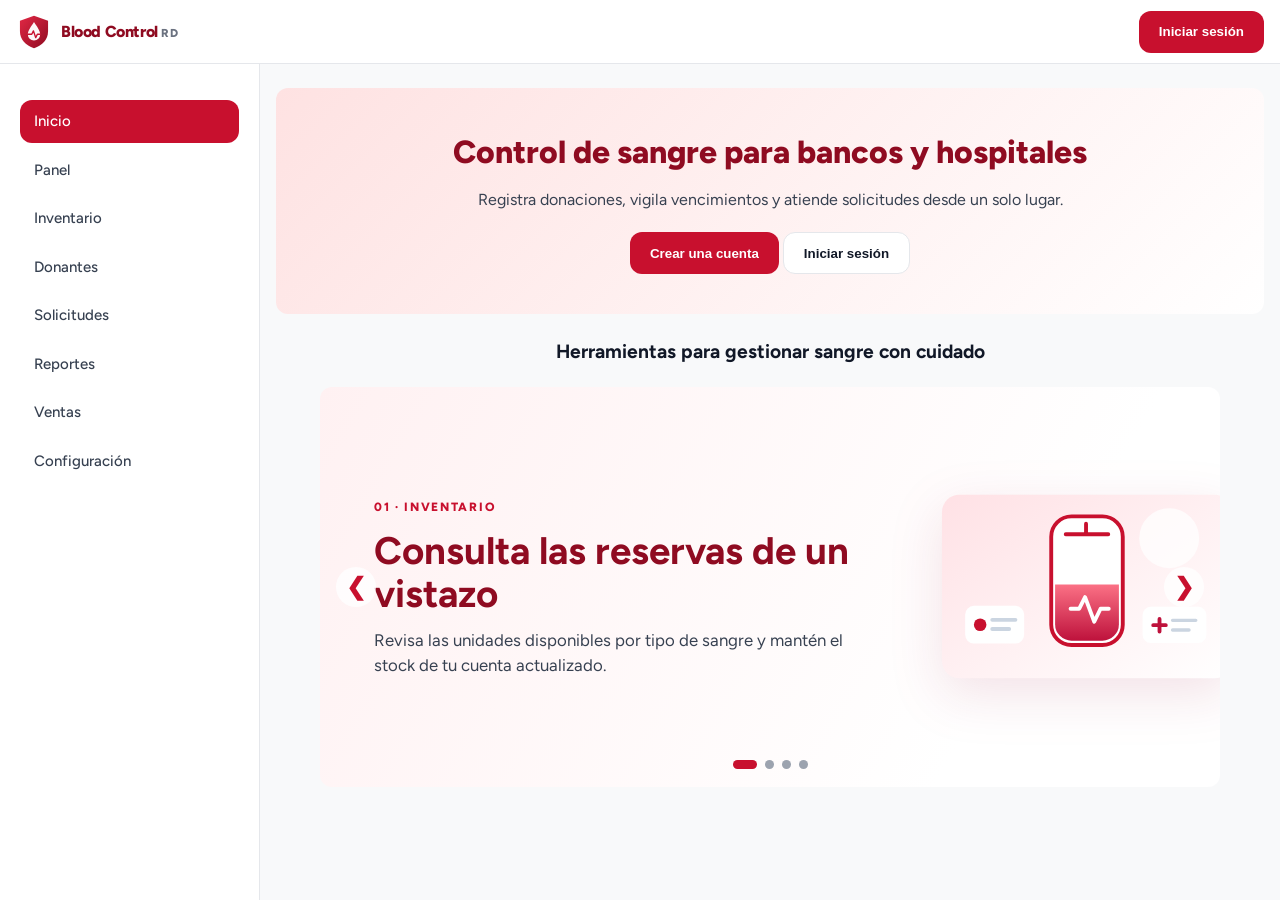
<file: index.html>
<!DOCTYPE html>
<html lang="es-DO">
<head>
  <meta charset="utf-8"><meta name="viewport" content="width=device-width, initial-scale=1">
  <title>Bienvenido – Blood Control RD</title>
  <link rel="stylesheet" href="https://fonts.googleapis.com/css2?family=Figtree:wght@400;500;700;800&display=swap">
  <link rel="stylesheet" href="assets/css/styles.css">
  <script src="assets/js/app.js" defer></script>
</head>
<body data-page="index">
  <a class="skip" href="#contenido">Saltar al contenido</a>
  <main id="contenido">
    <section class="hero">
      <h1>Control de sangre para bancos y hospitales</h1>
      <p>Registra donaciones, vigila vencimientos y atiende solicitudes desde un solo lugar.</p>
      <button class="btn" id="home-register" type="button">Crear una cuenta</button>
      <button class="btn btn-ghost" id="home-login" type="button">Iniciar sesión</button>
    </section>

    <h2 style="text-align:center; margin-bottom: 20px;">Herramientas para gestionar sangre con cuidado</h2>
    <div class="carousel-wrapper">
      <button class="carousel-btn prev" type="button" aria-label="Elemento anterior">❮</button>
      <div class="carousel" aria-live="polite">
        <article class="carousel-item"><div class="slide-copy"><span class="feature-mark">01 · INVENTARIO</span><h3>Consulta las reservas de un vistazo</h3><p>Revisa las unidades disponibles por tipo de sangre y mantén el stock de tu cuenta actualizado.</p></div><img src="assets/img/slide-inventory.svg" alt="Ilustración de una bolsa de sangre e inventario"></article>
        <article class="carousel-item"><div class="slide-copy"><span class="feature-mark">02 · TRAZABILIDAD</span><h3>Registra cada donación</h3><p>Guarda los datos del donante, componente y fecha para tener un historial claro de cada lote.</p></div><img src="assets/img/slide-donation.svg" alt="Ilustración de una donación de sangre"></article>
        <article class="carousel-item"><div class="slide-copy"><span class="feature-mark">03 · VENCIMIENTOS</span><h3>Controla el tiempo de conservación</h3><p>Consulta la fecha de vencimiento y el tiempo restante para organizar el inventario.</p></div><img src="assets/img/slide-expiry.svg" alt="Ilustración de un reloj para controlar vencimientos"></article>
        <article class="carousel-item"><div class="slide-copy"><span class="feature-mark">04 · SOLICITUDES</span><h3>Ordena los pedidos hospitalarios</h3><p>Registra el tipo, la cantidad y la prioridad de cada solicitud para darles seguimiento.</p></div><img src="assets/img/slide-hospital.svg" alt="Ilustración de un hospital"></article>
      </div>
      <button class="carousel-btn next" type="button" aria-label="Elemento siguiente">❯</button>
      <div class="dots" aria-label="Seleccionar elemento"></div>
    </div>
  </main>
</body>
</html>
</file>
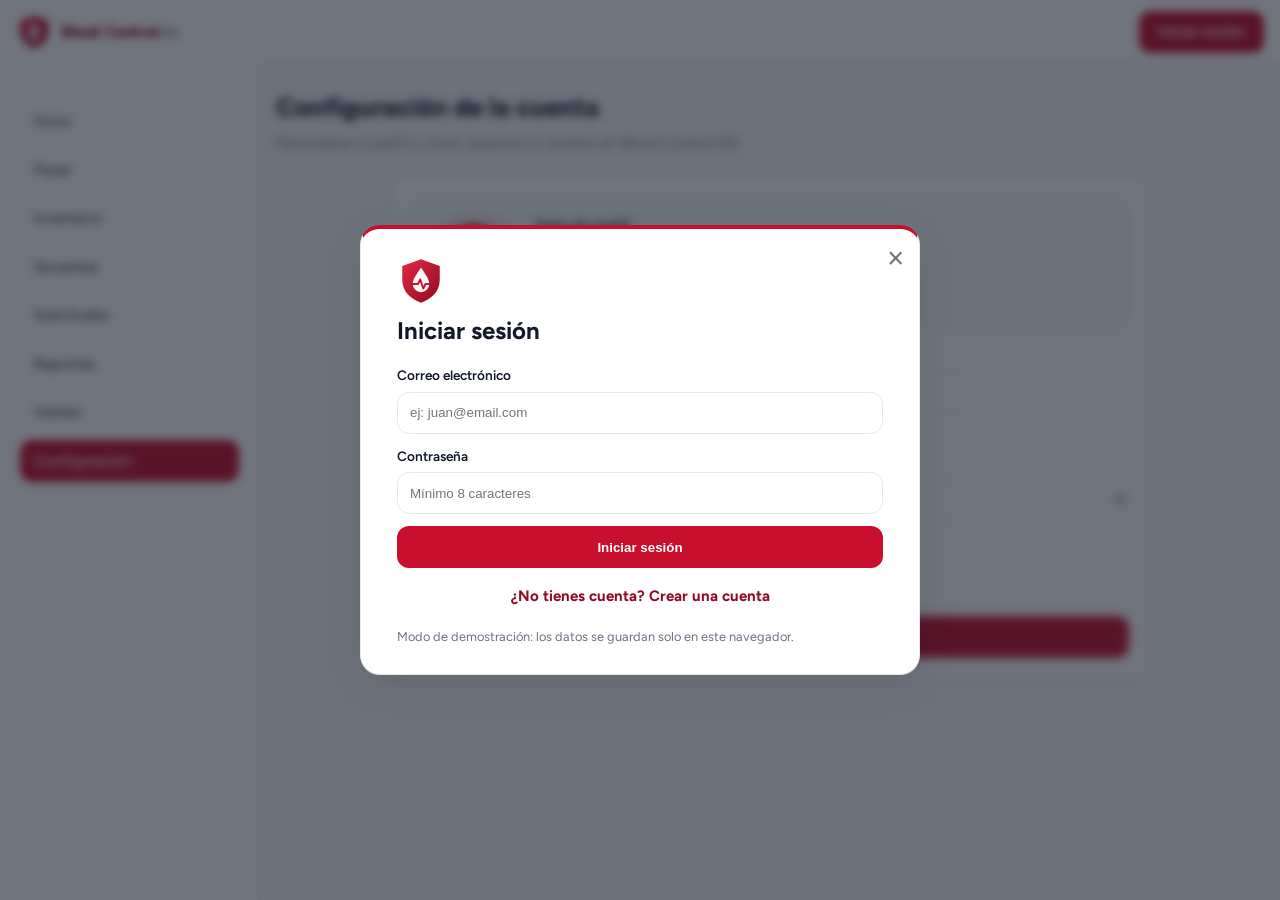
<file: configuracion.html>
<!DOCTYPE html>
<html lang="es-DO">
<head>
  <meta charset="utf-8"><meta name="viewport" content="width=device-width, initial-scale=1">
  <title>Configuración – Blood Control RD</title>
  <link rel="stylesheet" href="https://fonts.googleapis.com/css2?family=Figtree:wght@400;500;700;800&display=swap">
  <link rel="stylesheet" href="assets/css/styles.css">
  <script src="assets/js/app.js" defer></script>
</head>
<body data-page="configuracion">
  <a class="skip" href="#contenido">Saltar al contenido</a>
  <main id="contenido">
    <h1>Configuración de la cuenta</h1>
    <p class="lead">Personaliza tu perfil y cómo aparece tu nombre en Blood Control RD.</p>
    <section class="panel settings-panel">
      <form id="form-settings" class="form" novalidate>
        <div class="profile-photo-card">
          <img id="profile-preview" src="assets/img/logo.svg" alt="Vista previa de la foto de perfil">
          <div><strong>Foto de perfil</strong><p class="sub">PNG, JPG o WebP. Máximo 1.2 MB.</p><label class="btn btn-ghost file-button">Cambiar foto<input id="profile-photo" type="file" accept="image/png,image/jpeg,image/webp" hidden></label><button id="remove-photo" class="btn btn-ghost" type="button">Quitar foto</button></div>
        </div>
        <label class="field">Nombre de usuario<input name="username" id="settings-username" autocomplete="username" maxlength="40" placeholder="ej: felix_rd" required><small class="sub">Entre 3 y 40 caracteres: letras sin espacios, números y guion bajo.</small></label>
        <label class="field">Mostrar en la barra superior<select name="display_name_mode" id="display-name-mode"><option value="username">Mi nombre de usuario</option><option value="real">Mi nombre y apellido</option></select></label>
        <label class="field">Apariencia<select name="theme" id="theme-choice"><option value="light">Claro</option><option value="dark">Oscuro</option></select></label>
        <label class="field">Densidad de la interfaz<select name="compact_mode" id="compact-choice"><option value="false">Cómoda</option><option value="true">Compacta</option></select></label>
        <button class="btn" type="submit">Guardar configuración</button>
      </form>
    </section>
  </main>
</body>
</html>
</file>
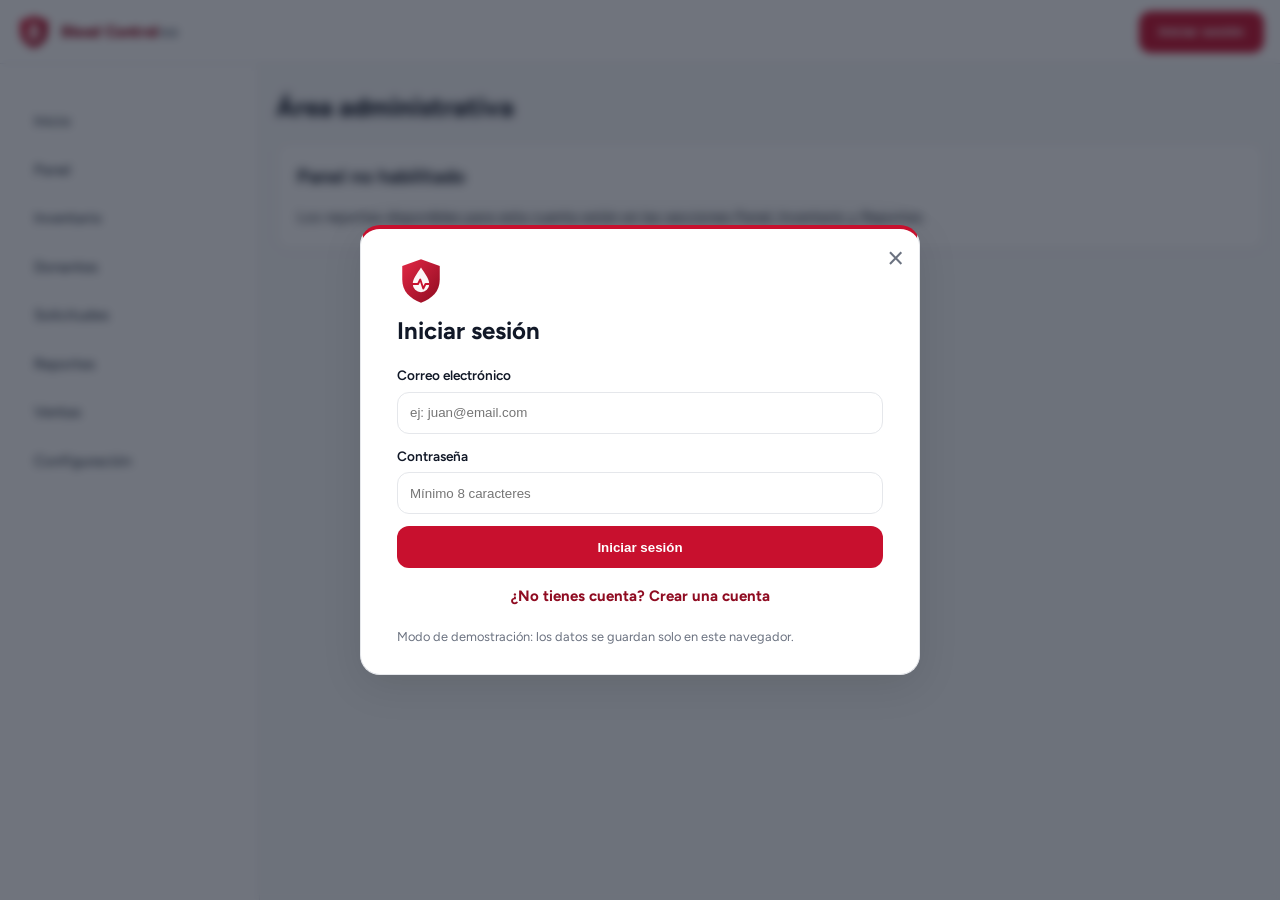
<file: dev.html>
<!DOCTYPE html>
<html lang="es-DO">
<head>
  <meta charset="utf-8"><meta name="viewport" content="width=device-width, initial-scale=1">
  <title>Dev Panel – Blood Control RD</title>
  <link rel="stylesheet" href="https://fonts.googleapis.com/css2?family=Figtree:wght@400;500;700;800&display=swap">
  <link rel="stylesheet" href="assets/css/styles.css">
  <script src="assets/js/app.js" defer></script>
</head>
<body data-page="dev">
  <a class="skip" href="#contenido">Saltar al contenido</a>
  <main id="contenido">
    <h1>Área administrativa</h1>
    <section class="panel">
      <h2>Panel no habilitado</h2>
      <p>Los reportes disponibles para esta cuenta están en las secciones Panel, Inventario y Reportes.</p>
    </section>
  </main>
</body>
</html>
</file>
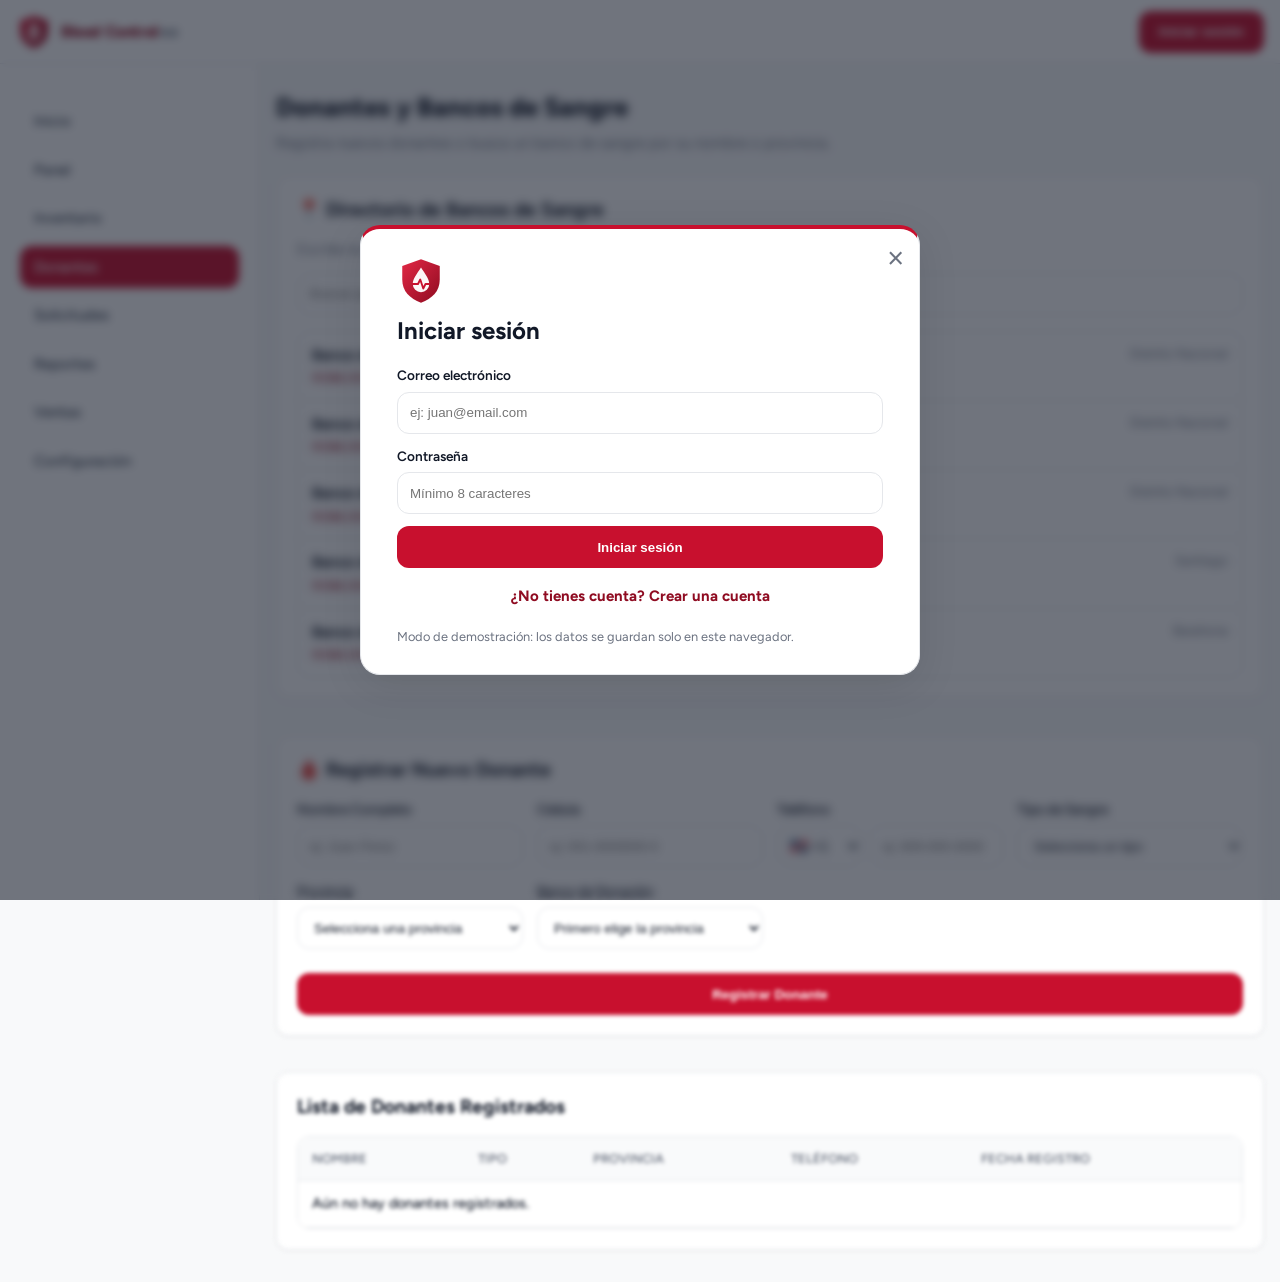
<file: donantes.html>
<!DOCTYPE html>
<html lang="es-DO">
<head>
  <meta charset="utf-8"><meta name="viewport" content="width=device-width, initial-scale=1">
  <title>Donantes – Blood Control RD</title>
  <link rel="stylesheet" href="https://fonts.googleapis.com/css2?family=Figtree:wght@400;500;700;800&display=swap">
  <link rel="stylesheet" href="assets/css/styles.css">
  <script src="assets/js/app.js" defer></script>
</head>
<body data-page="donantes">
  <a class="skip" href="#contenido">Saltar al contenido</a>
  <main id="contenido">
    <h1>Donantes y Bancos de Sangre</h1>
    <p class="lead">Registra nuevos donantes o busca un banco de sangre por su nombre o provincia.</p>

    <div style="display: grid; grid-template-columns: 1fr; gap: 20px;">

      <!-- SECCIÓN 1: DIRECTORIO DE BANCOS CON BUSCADOR -->
      <section class="panel" style="margin-top:0;">
        <h2>📍 Directorio de Bancos de Sangre</h2>
        <p style="font-size:0.9rem; color:var(--muted); margin-bottom:12px;">Escribe la letra inicial (ej. "A") o el nombre de la provincia para filtrar.</p>

        <label class="field" style="margin-bottom:16px;">
          <input id="search-banco" type="search" placeholder="Buscar por banco o provincia (ej. A, Santiago, Cruz Roja)...">
        </label>

        <ul id="lista-bancos" style="list-style:none; border:1px solid var(--line); border-radius:var(--radius); overflow:hidden; background:var(--white);">
          <!-- El JS llenará esto automáticamente -->
        </ul>
      </section>

      <!-- SECCIÓN 2: REGISTRO DE DONANTES -->
      <section class="panel">
        <h2>🩸 Registrar Nuevo Donante</h2>
        <form id="form-donante" class="form">
          <label class="field">Nombre Completo <input name="nombre" required placeholder="ej: Juan Perez"></label>
          <label class="field">Cédula <input name="cedula" id="donante-cedula" required placeholder="ej: 001-0000000-0" maxlength="13"></label>
          <label class="field">Teléfono <span class="phone-input-group"><select name="telefono_dial" class="country-select" aria-label="Prefijo telefónico"><option value="+1" selected>🇩🇴 +1</option><option value="+34">🇪🇸 +34</option><option value="+52">🇲🇽 +52</option><option value="+57">🇨🇴 +57</option></select><input name="telefono" id="donante-telefono" type="tel" required placeholder="ej: 809-000-0000" maxlength="18"></span></label>
          <label class="field">Tipo de Sangre
            <select name="tipo" data-fill="tipos" required>
              <option value="" disabled selected>Selecciona</option>
            </select>
          </label>
          <label class="field">Provincia
            <select name="provincia" id="donante-provincia" required>
              <!-- Llenado por JS -->
            </select>
          </label>
          <label class="field">Banco de Donación
            <select name="banco" id="donante-banco" required>
              <!-- Llenado por JS -->
            </select>
          </label>
          <button class="btn" type="submit" style="grid-column:1/-1; margin-top:10px;">Registrar Donante</button>
        </form>
      </section>

      <!-- SECCIÓN 3: TABLA DE DONANTES REGISTRADOS -->
      <section class="panel">
        <h2>Lista de Donantes Registrados</h2>
        <div class="table-wrap">
          <table>
            <thead>
              <tr>
                <th>Nombre</th>
                <th>Tipo</th>
                <th>Provincia</th>
                <th>Teléfono</th>
                <th>Fecha Registro</th>
              </tr>
            </thead>
            <tbody id="tabla-donantes"></tbody>
          </table>
        </div>
      </section>

    </div>
  </main>
</body>
</html>
</file>
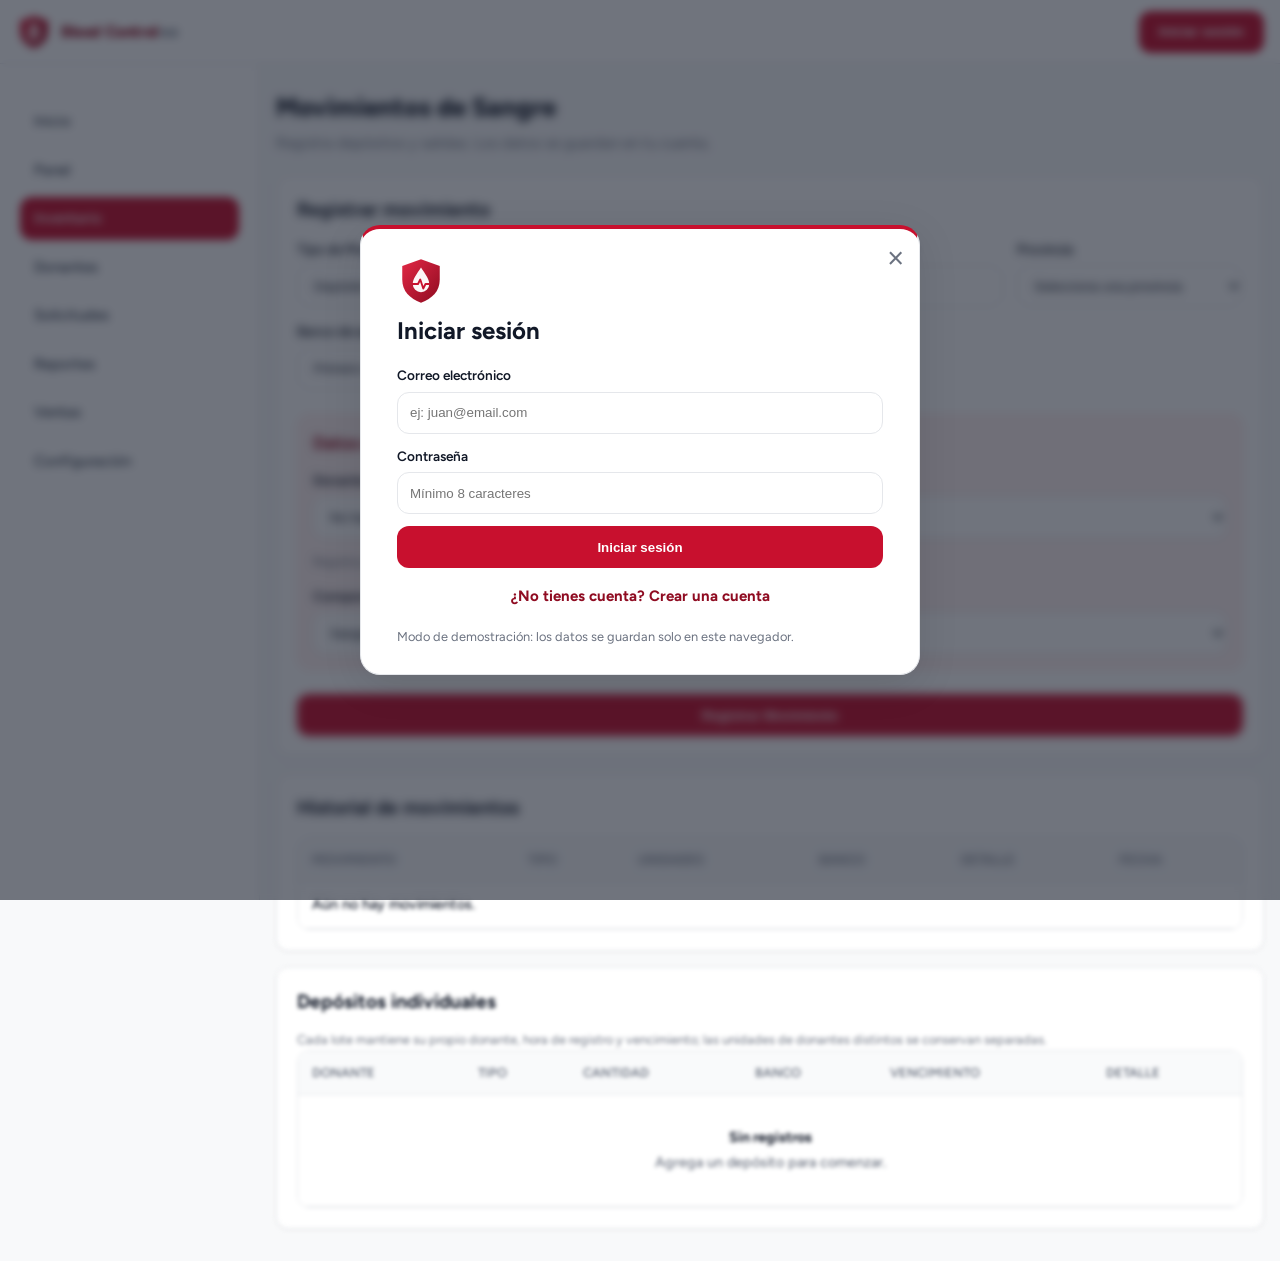
<file: inventario.html>
<!DOCTYPE html>
<html lang="es-DO">
<head>
  <meta charset="utf-8"><meta name="viewport" content="width=device-width, initial-scale=1">
  <title>Inventario – Blood Control RD</title>
  <link rel="stylesheet" href="https://fonts.googleapis.com/css2?family=Figtree:wght@400;500;700;800&display=swap">
  <link rel="stylesheet" href="assets/css/styles.css">
  <script src="assets/js/app.js" defer></script>
</head>
<body data-page="inventario">
  <a class="skip" href="#contenido">Saltar al contenido</a>
  <main id="contenido">
    <h1>Movimientos de Sangre</h1>
    <p class="lead">Registra depósitos y salidas. Los datos se guardan en tu cuenta.</p>

    <section class="panel">
      <h2>Registrar movimiento</h2>
      <form id="form-mov" class="form">
        <label class="field">Tipo de Movimiento
          <select name="tipo" required>
            <option value="Entrada">Depósito (Entrada)</option>
            <option value="Salida">Extracción (Salida)</option>
          </select>
        </label>
        <label class="field">Tipo de Sangre <select name="sangre" data-fill="tipos" required></select></label>
        <label class="field">Unidades (450 ml c/u) <input name="unidades" type="number" min="1" required></label>
        <label class="field">Provincia <select name="provincia" id="inv-province" required></select></label>
        <label class="field">Banco de sangre <select name="banco" id="inv-bank" data-fill="bancos" required></select></label>

        <div id="campos-entrada" class="movement-entry full" hidden>
          <h3>Datos del Donante</h3>
          <label class="field full">Donante registrado
            <select name="donante" id="inv-donor" required><option value="">Registra o selecciona un donante</option></select>
          </label>
          <p class="sub full" id="inventory-donor-help">Selecciona un donante de la sección Donantes. Sus datos personales se reutilizan desde ese registro.</p>
          <label class="field full">Componente Sanguíneo
            <select name="componente">
              <option value="sangre_entera">Sangre Entera (42 días)</option>
              <option value="globulos_rojos">Glóbulos Rojos (42 días)</option>
              <option value="plaquetas">Plaquetas (5 días)</option>
              <option value="plasma">Plasma (365 días)</option>
            </select>
          </label>
        </div>
        <div id="campos-salida" class="movement-exit full" hidden>
          <label class="field full">Motivo de la Salida <input name="motivo" required maxlength="255" placeholder="ej: Transfusión, atención de emergencia..."></label>
          <fieldset class="request-person">
            <legend>Persona que recibirá la sangre</legend>
            <div class="form-grid">
              <label class="field full">Nombre completo<input name="patient_name" autocomplete="name" maxlength="160" placeholder="Nombre y apellido"></label>
              <label class="field full">Cédula<input name="patient_document" class="cedula-input" inputmode="numeric" maxlength="13" autocomplete="off" placeholder="000-0000000-0"></label>
              <label class="field full">Teléfono de contacto
                <span class="phone-input-group">
                  <select name="patient_dial" class="country-select" aria-label="Prefijo telefónico">
                    <option value="+1" selected>🇩🇴 +1</option><option value="+34">🇪🇸 +34</option><option value="+52">🇲🇽 +52</option><option value="+57">🇨🇴 +57</option>
                  </select>
                  <input name="patient_phone" type="tel" autocomplete="tel" maxlength="24" placeholder="809-000-0000">
                </span>
              </label>
            </div>
            <p class="sub">Esta información se guarda una sola vez por persona y se vincula al movimiento de salida.</p>
            <label class="privacy-consent"><input name="patient_authorized" type="checkbox"> Confirmo que tengo autorización para registrar estos datos personales.</label>
          </fieldset>
        </div>
        <button class="btn" type="submit" style="grid-column: 1 / -1; margin-top: 10px;">Registrar Movimiento</button>
      </form>
    </section>
    <section class="panel">
      <h2>Historial de movimientos</h2>
      <div class="table-wrap"><table><thead><tr><th>Movimiento</th><th>Tipo</th><th>Unidades</th><th>Banco</th><th>Detalle</th><th>Fecha</th></tr></thead><tbody id="tabla-mov"></tbody></table></div>
    </section>
    <section class="panel">
      <h2>Depósitos individuales</h2>
      <p class="sub">Cada lote mantiene su propio donante, hora de registro y vencimiento; las unidades de donantes distintos se conservan separadas.</p>
      <div class="table-wrap"><table><thead><tr><th>Donante</th><th>Tipo</th><th>Cantidad</th><th>Banco</th><th>Vencimiento</th><th>Detalle</th></tr></thead><tbody id="tabla-deposits"></tbody></table></div>
    </section>
  </main>
</body>
</html>
</file>
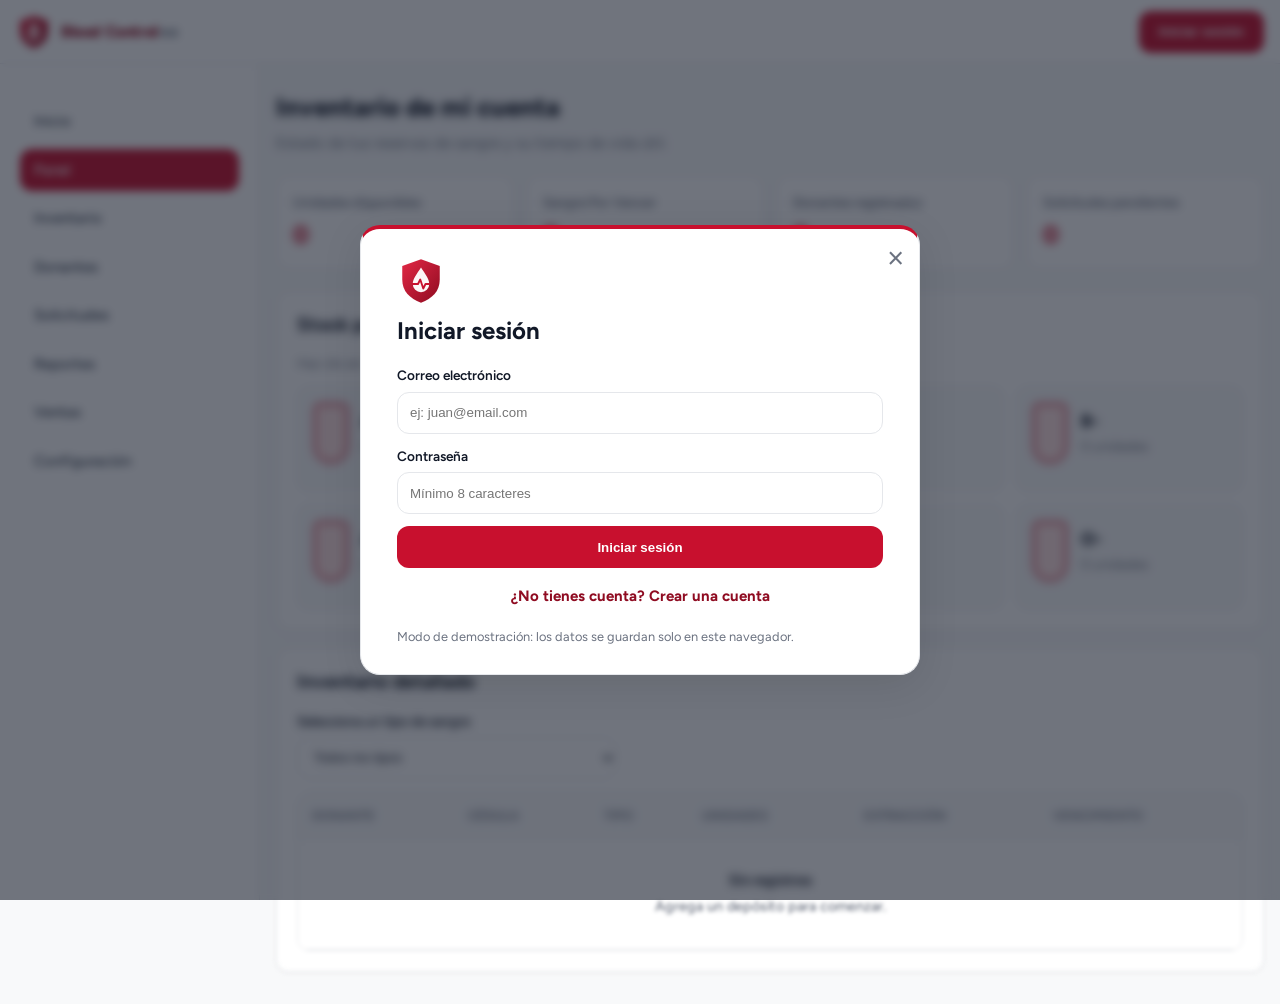
<file: panel.html>
<!DOCTYPE html>
<html lang="es-DO">
<head>
  <meta charset="utf-8"><meta name="viewport" content="width=device-width, initial-scale=1">
  <title>Panel – Blood Control RD</title>
  <link rel="stylesheet" href="https://fonts.googleapis.com/css2?family=Figtree:wght@400;500;700;800&display=swap">
  <link rel="stylesheet" href="assets/css/styles.css">
  <script src="assets/js/app.js" defer></script>
</head>
<body data-page="panel">
  <a class="skip" href="#contenido">Saltar al contenido</a>
  <main id="contenido">
    <h1>Inventario de mi cuenta</h1>
    <p class="lead">Estado de tus reservas de sangre y su tiempo de vida útil.</p>
    <dl class="stats" id="stats"></dl>
    <section class="panel">
      <h2>Stock por tipo de sangre</h2>
      <p style="font-size:0.85rem; color:var(--muted); margin-bottom:12px;">Haz clic en un tipo de sangre para gestionar sus registros.</p>
      <ul class="tiles" id="gauges"></ul>
    </section>
    <section class="panel" id="detalle">
      <h2>Inventario detallado</h2>
      <label class="field" style="max-width:320px;margin-bottom:14px">Selecciona un tipo de sangre
        <select id="sel-tipo"></select>
      </label>
      <div class="table-wrap"><table><thead><tr><th>Donante</th><th>Cédula</th><th>Tipo</th><th>Unidades</th><th>Extracción</th><th>Vencimiento</th></tr></thead><tbody id="tabla-panel"></tbody></table></div>
    </section>
  </main>
</body>
</html>
</file>
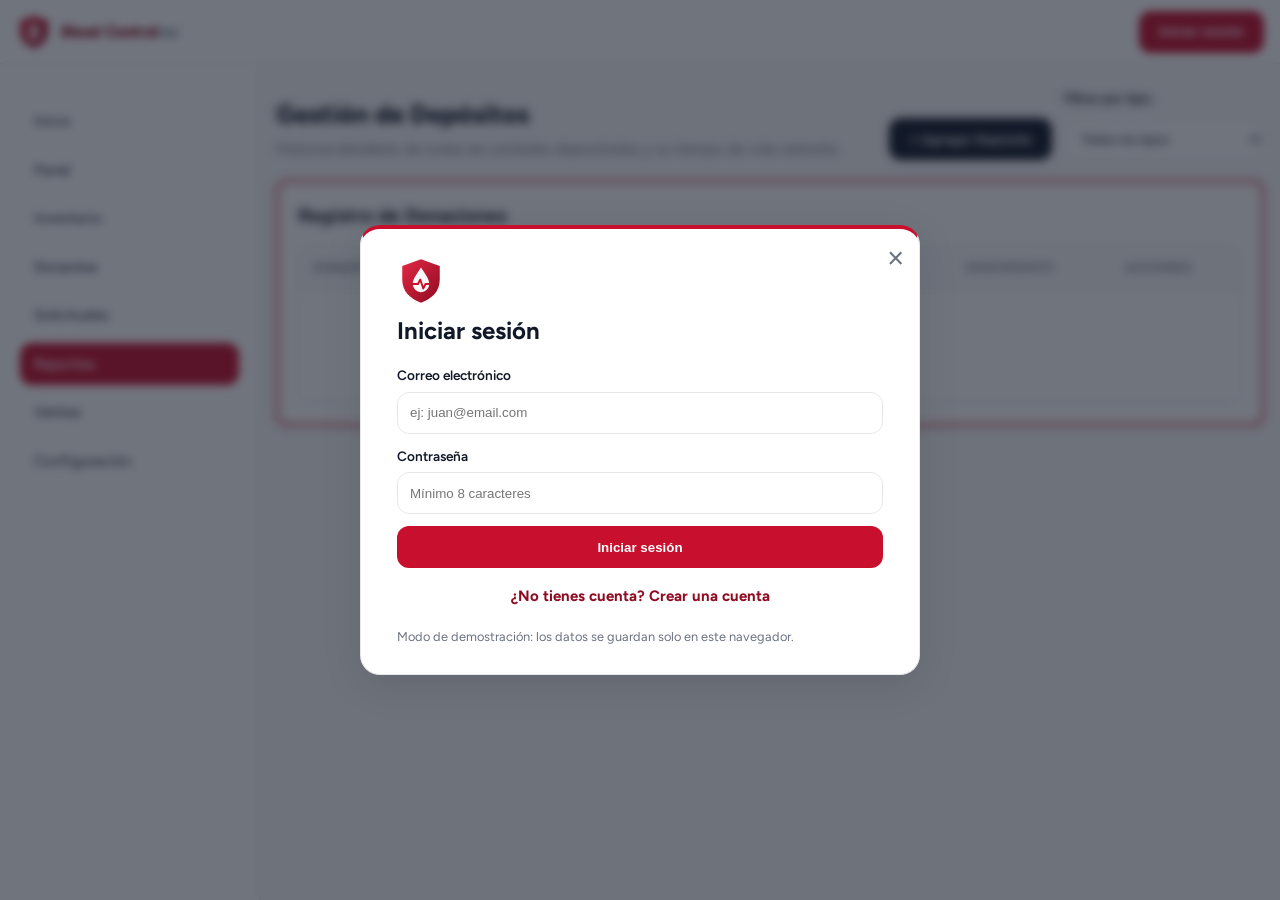
<file: reportes.html>
<!DOCTYPE html>
<html lang="es-DO">
<head>
  <meta charset="utf-8"><meta name="viewport" content="width=device-width, initial-scale=1">
  <title>Reportes – Blood Control RD</title>
  <link rel="stylesheet" href="https://fonts.googleapis.com/css2?family=Figtree:wght@400;500;700;800&display=swap">
  <link rel="stylesheet" href="assets/css/styles.css">
  <script src="assets/js/app.js" defer></script>
</head>
<body data-page="reportes">
  <a class="skip" href="#contenido">Saltar al contenido</a>
  <main id="contenido">

    <!-- CABECERA CON BOTÓN DE AGREGAR Y FILTRO -->
    <div style="display: flex; justify-content: space-between; align-items: flex-end; flex-wrap: wrap; gap: 16px; margin-bottom: 20px;">
      <div>
        <h1 style="margin-bottom: 4px;">Gestión de Depósitos</h1>
        <p class="lead" style="margin-bottom: 0;">Historial detallado de todas las unidades depositadas y su tiempo de vida restante.</p>
      </div>

      <div style="display: flex; gap: 12px; align-items: flex-end; flex-wrap: wrap;">
        <button class="btn" id="btn-agregar" style="background: var(--ink);" type="button">
          + Agregar Depósito
        </button>

        <label class="field" style="margin: 0; min-width: 200px;">
          Filtrar por tipo:
          <select id="filtro-tipo" style="margin-top: 4px;">
            <option value="">Todos los tipos</option>
          </select>
        </label>
      </div>
    </div>

    <section class="panel" style="border: 2px solid var(--red); margin-top: 0;">
      <h2 id="titulo-tabla">Registro de Donaciones</h2>
      <div class="table-wrap">
        <table>
          <thead>
            <tr>
              <th>Donante</th>
              <th>Cédula</th>
              <th>Tipo</th>
              <th>Cantidad</th>
              <th>Fecha Extracción</th>
              <th>Vencimiento</th>
              <th>Acciones</th>
            </tr>
          </thead>
          <tbody id="tabla-depositos"></tbody>
        </table>
      </div>
    </section>
  </main>
</body>
</html>
</file>
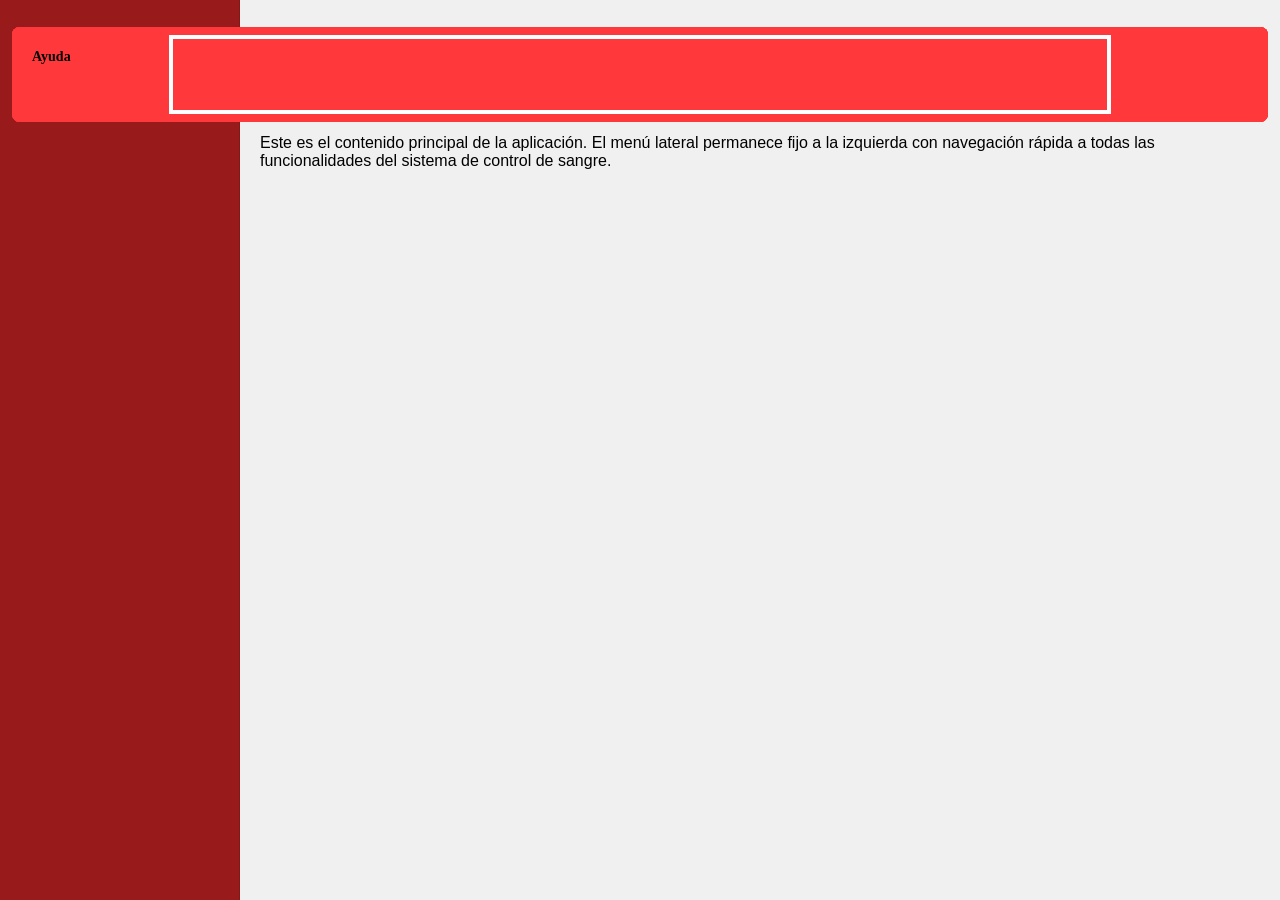
<file: sidenav.html>
<!DOCTYPE html>
<html lang="es">
<head>
  <meta charset="UTF-8">
  <meta name="viewport" content="width=device-width, initial-scale=1.0">
  <title>Menú Navegación Lateral - Blood Control RD</title>
  <style>
    body { font-family: 'Segoe UI', Tahoma, Geneva, Verdana, sans-serif; margin: 0; background: #f0f0f0; }
    .sidenav-container { display: flex; min-height: 100vh; }
    .side-nav { box-sizing: border-box; width: 240px; min-height: 100vh; background: #981A1A; border-right: 1px solid rgba(0,0,0,0.12); padding: 20px; }
    .nav-item { position: absolute; height: 59px; left: 12px; right: 12px; top: 27px; background: #FF383C; border-radius: 8px; display: flex; flex-direction: column; align-items: flex-start; padding: 18px 20px; gap: 8px; }
    .nav-item-row { display: flex; flex-direction: row; align-items: center; padding: 0; gap: 12px; width: 176px; height: 23px; }
    .nav-item-icon { position: absolute; left: 12.5%; right: 12.5%; top: 8.33%; bottom: 8.33%; border: 4px solid #FFFFFF; }
    .nav-item-label { width: 137px; height: 16px; font-family: 'Roboto'; font-style: normal; font-weight: 600; font-size: 14px; line-height: 16px; color: #000000; }
    .main-content { flex: 1; padding: 20px; max-height: 100vh; overflow-y: auto; }
  </style>
</head>
<body>
<div class="sidenav-container">
  <div class="side-nav">
    <div class="nav-item nav-item-1"><div class="nav-item-row"><div class="nav-item-icon"></div><div class="nav-item-label">Home</div></div></div>
    <div class="nav-item nav-item-2"><div class="nav-item-row"><div class="nav-item-icon"></div><div class="nav-item-label">Pacientes</div></div></div>
    <div class="nav-item nav-item-3"><div class="nav-item-row"><div class="nav-item-icon"></div><div class="nav-item-label">Inventario</div></div></div>
    <div class="nav-item nav-item-4"><div class="nav-item-row"><div class="nav-item-icon"></div><div class="nav-item-label">Reportes</div></div></div>
    <div class="nav-item nav-item-5"><div class="nav-item-row"><div class="nav-item-icon"></div><div class="nav-item-label">Configuración</div></div></div>
    <div class="nav-item nav-item-6"><div class="nav-item-row"><div class="nav-item-icon"></div><div class="nav-item-label">Ayuda</div></div></div>
  </div>
  <main class="main-content">
    <h1>Panel de Control Blood Control RD</h1>
    <p>Bienvenido al sistema de gestión de sangre. Utiliza el menú lateral para navegar entre las diferentes secciones.</p>
    <p>Este es el contenido principal de la aplicación. El menú lateral permanece fijo a la izquierda con navegación rápida a todas las funcionalidades del sistema de control de sangre.</p>
  </main>
</div>
</body>
</html>
</file>
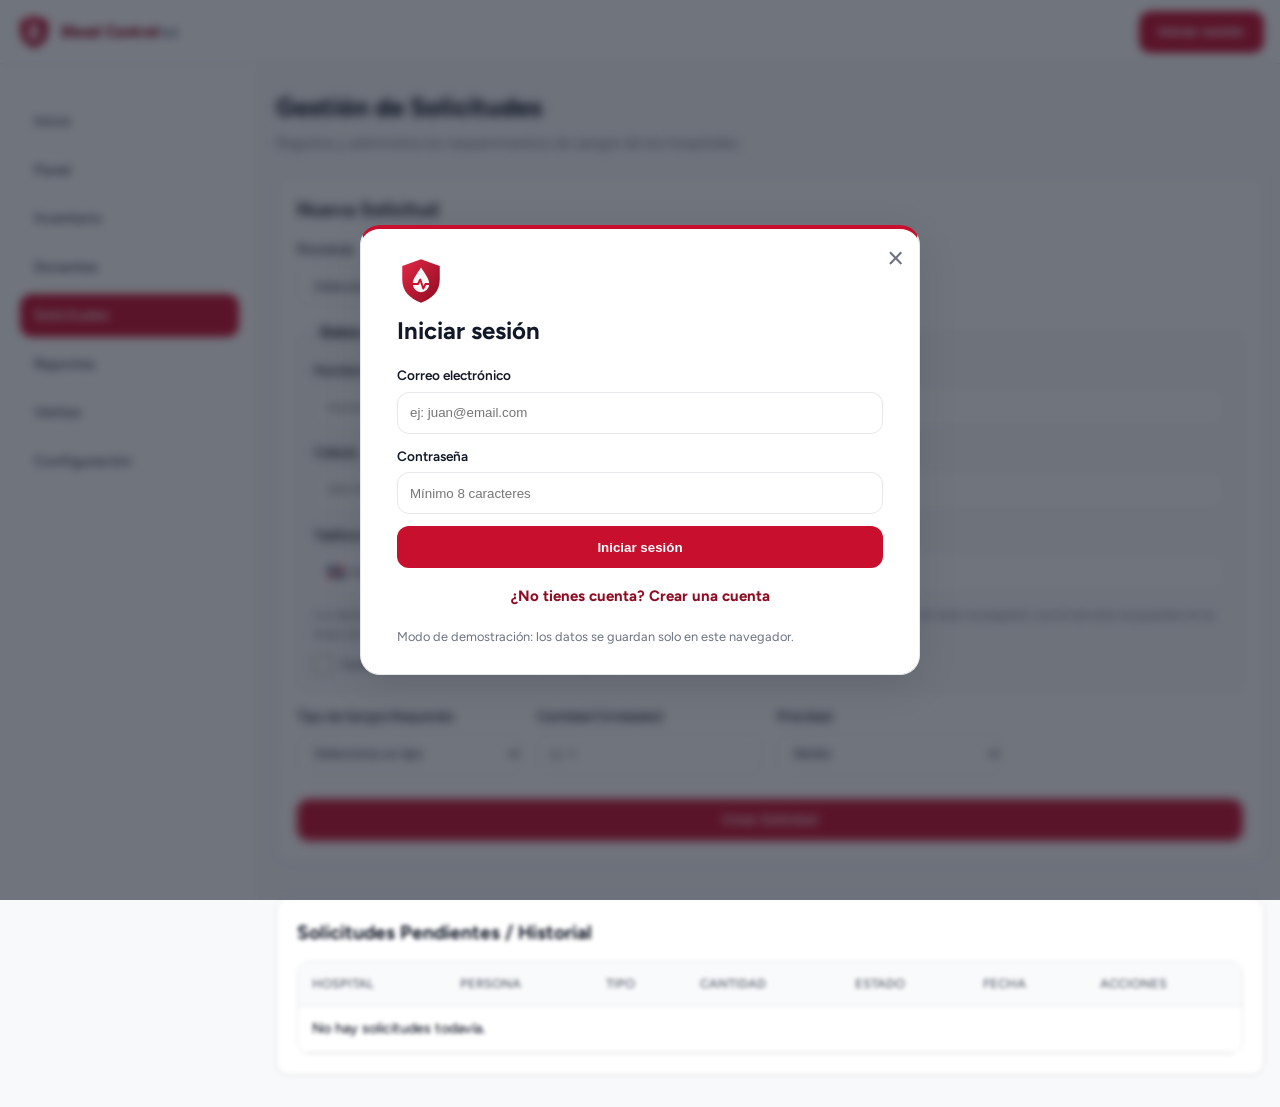
<file: solicitudes.html>
<!DOCTYPE html>
<html lang="es-DO">
<head>
  <meta charset="utf-8"><meta name="viewport" content="width=device-width, initial-scale=1">
  <title>Solicitudes – Blood Control RD</title>
  <link rel="stylesheet" href="https://fonts.googleapis.com/css2?family=Figtree:wght@400;500;700;800&display=swap">
  <link rel="stylesheet" href="assets/css/styles.css">
  <script src="assets/js/app.js" defer></script>
</head>
<body data-page="solicitudes">
  <a class="skip" href="#contenido">Saltar al contenido</a>
  <main id="contenido">
    <h1>Gestión de Solicitudes</h1>
    <p class="lead">Registra y administra los requerimientos de sangre de los hospitales.</p>
    <div style="display: grid; grid-template-columns: 1fr; gap: 20px;">
      <section class="panel" style="margin-top:0;">
        <h2>Nueva Solicitud</h2>
        <form id="form-solicitud" class="form">
          <label class="field">Provincia <select name="provincia" id="request-province" required></select></label>
          <label class="field">Hospital / Banco <select name="hospital" id="request-hospital" required></select></label>
          <fieldset class="request-person">
            <legend>Datos de la persona</legend>
            <div class="form-grid">
              <label class="field full">Nombre completo<input name="patient_name" autocomplete="name" maxlength="160" required placeholder="Nombre y apellido"></label>
              <label class="field full">Cédula<input name="patient_document" class="cedula-input" inputmode="numeric" maxlength="13" autocomplete="off" required placeholder="000-0000000-0"></label>
              <label class="field full">Teléfono de contacto
                <span class="phone-input-group">
                  <select name="patient_dial" class="country-select" aria-label="Prefijo telefónico">
                    <option value="+1" selected>🇩🇴 +1</option><option value="+34">🇪🇸 +34</option><option value="+52">🇲🇽 +52</option><option value="+57">🇨🇴 +57</option>
                  </select>
                  <input name="patient_phone" type="tel" autocomplete="tel" maxlength="24" required placeholder="809-000-0000">
                </span>
              </label>
            </div>
            <p class="sub">La cédula y el teléfono identifican a la persona en esta solicitud. En modo demostración los datos quedan en este navegador; con el servidor se guardan en la base de datos.</p>
            <label class="privacy-consent"><input name="patient_authorized" type="checkbox" required> Confirmo que tengo autorización para registrar estos datos personales.</label>
          </fieldset>
          <label class="field">Tipo de Sangre Requerido
            <select name="tipo" data-fill="tipos" required><option value="" disabled selected>Selecciona</option></select>
          </label>
          <label class="field">Cantidad (Unidades) <input name="cantidad" type="number" min="1" max="65535" required placeholder="ej: 4"></label>
          <label class="field">Prioridad
            <select name="prioridad">
              <option value="Media" selected>Media</option>
              <option value="Alta">Alta</option>
              <option value="Crítica">Crítica</option>
            </select>
          </label>
          <button class="btn" type="submit" style="grid-column:1/-1; margin-top:10px;">Crear Solicitud</button>
        </form>
      </section>
      <section class="panel">
        <h2>Solicitudes Pendientes / Historial</h2>
        <div class="table-wrap">
          <table>
            <thead>
              <tr><th>Hospital</th><th>Persona</th><th>Tipo</th><th>Cantidad</th><th>Estado</th><th>Fecha</th><th>Acciones</th></tr>
            </thead>
            <tbody id="tabla-solicitudes"></tbody>
          </table>
        </div>
      </section>
    </div>
  </main>
</body>
</html>
</file>
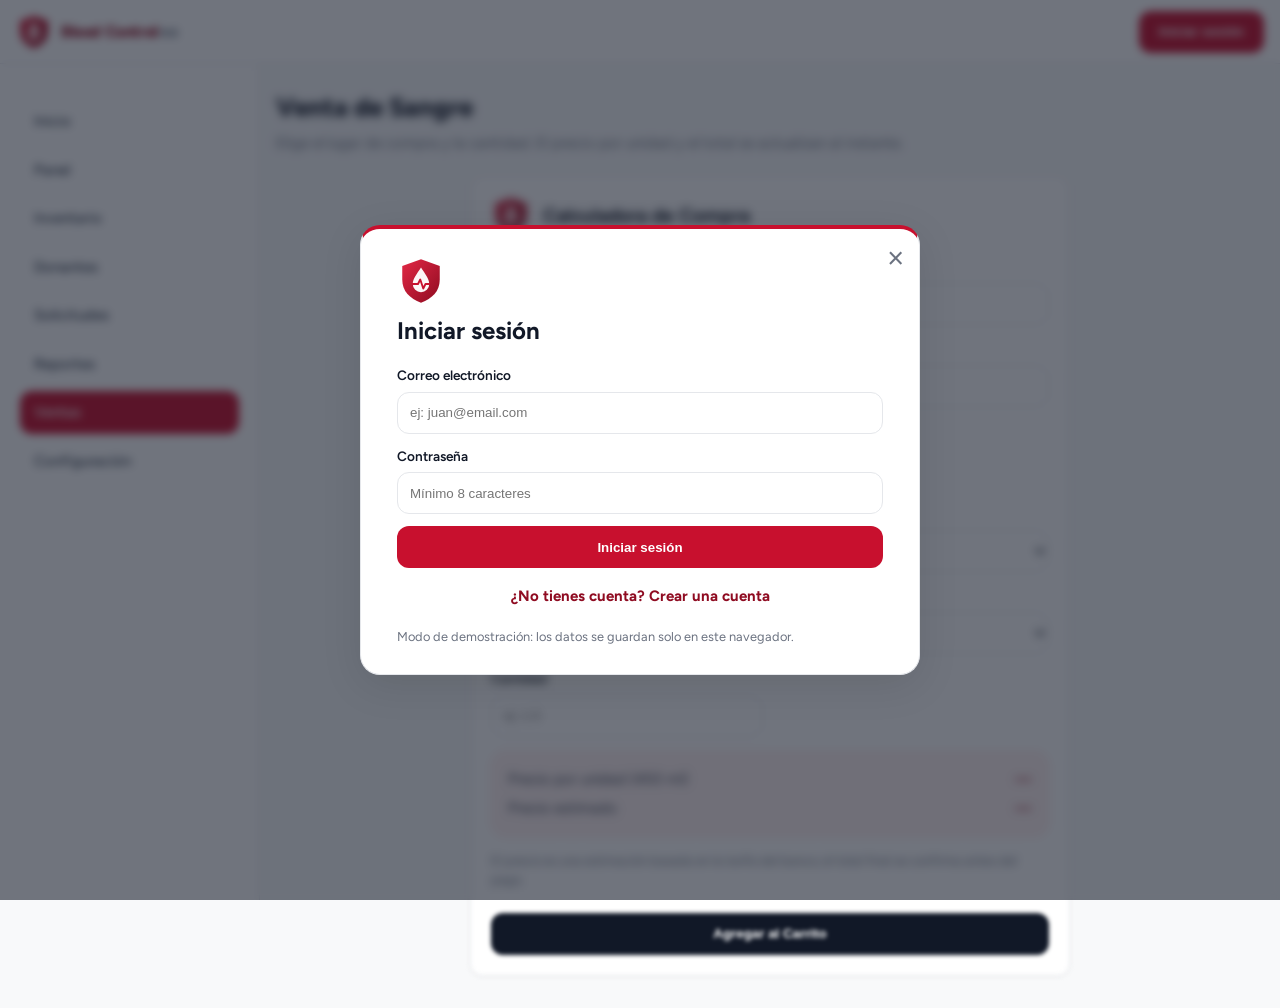
<file: ventas.html>
<!DOCTYPE html>
<html lang="es-DO">
<head>
  <meta charset="utf-8"><meta name="viewport" content="width=device-width, initial-scale=1">
  <title>Ventas – Blood Control RD</title>
  <link rel="stylesheet" href="https://fonts.googleapis.com/css2?family=Figtree:wght@400;500;700;800&display=swap">
  <link rel="stylesheet" href="assets/css/styles.css">
  <script src="assets/js/app.js" defer></script>
</head>
<body data-page="ventas">
  <a class="skip" href="#contenido">Saltar al contenido</a>
  <main id="contenido">
    <h1>Venta de Sangre</h1>
    <p class="lead">Elige el lugar de compra y la cantidad. El precio por unidad y el total se actualizan al instante.</p>

    <section class="panel" style="max-width: 600px; margin: 0 auto;">
      <div style="display:flex; align-items:center; gap:12px; margin-bottom:20px;">
        <img src="assets/img/logo.svg" alt="Logo" width="40" height="40">
        <h2 style="margin:0;">Calculadora de Compra</h2>
      </div>

      <div class="form sales-form" style="grid-template-columns: 1fr;">
        <div class="form-grid">
          <label class="field">Nombre completo<input id="buyer-name" autocomplete="name" placeholder="ej: Juan Pérez" required></label>
          <label class="field">Cédula<input id="buyer-document" class="cedula-input" inputmode="numeric" maxlength="13" autocomplete="off" placeholder="000-0000000-0" required></label>
          <label class="field">Correo electrónico<input id="buyer-email" type="email" autocomplete="email" placeholder="ej: juan@email.com" required></label>
          <label class="field">Teléfono<input id="buyer-phone" type="tel" autocomplete="tel" placeholder="ej: 809-000-0000" required></label>
          <label class="field">Provincia de compra<select id="sale-province" required></select></label>
          <label class="field full">Banco de sangre<select id="sale-bank" required></select></label>
        </div>
        <div class="form-grid">
          <label class="field">Tipo de Sangre
            <select id="tipo_sangre">
              <option value="A+">A+</option><option value="A-">A- (+6%)</option>
              <option value="B+">B+</option><option value="B-">B- (+6%)</option>
              <option value="AB+">AB+</option><option value="AB-">AB- (+6%)</option>
              <option value="O+">O+</option><option value="O-">O- (+6%)</option>
            </select>
          </label>
          <label class="field">Unidad de medida<select id="sale-unit"><option value="liters">Litros</option><option value="ml">Mililitros</option></select></label>
          <label class="field">Cantidad <input id="cantidad_venta" type="number" min="0.01" step="0.01" placeholder="ej: 1.5"></label>
        </div>
        <div class="price-preview" aria-live="polite"><span>Precio por unidad (450 ml)</span><strong id="sale-unit-price">—</strong><span>Precio estimado</span><strong id="sale-estimate">—</strong></div>
        <small class="sub">El precio es una estimación basada en la tarifa del banco; el total final se confirma antes del pago.</small>
        <button type="button" id="btn-agregar-carrito" class="btn" style="background:var(--ink); margin-top:10px;">Agregar al Carrito</button>
      </div>
    </section>
  </main>
</body>
</html>
</file>
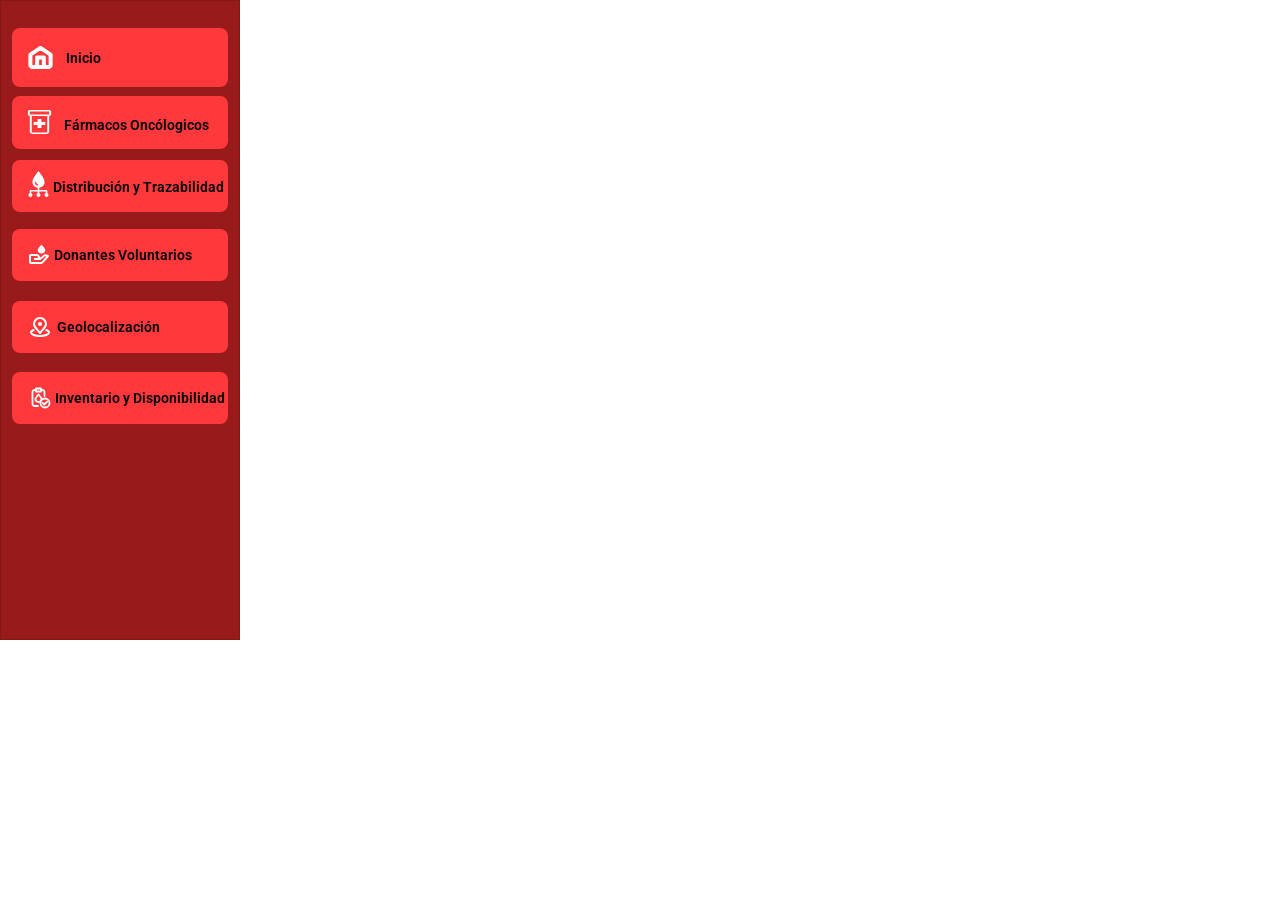
<file: src/assets/ui/navegacion/sidenav.html>
<!DOCTYPE html>
<html lang="es">
<head>
  <meta charset="UTF-8" />
  <meta name="viewport" content="width=device-width, initial-scale=1" />
  <title>Menú de navegación</title>

  <link rel="preconnect" href="https://fonts.googleapis.com" />
  <link rel="preconnect" href="https://fonts.gstatic.com" crossorigin />
  <link
    href="https://fonts.googleapis.com/css2?family=Roboto:wght@600&display=swap"
    rel="stylesheet"
  />

  <style>
  * {
    box-sizing: border-box;
  }

  body {
    margin: 0;
  }

  .side-nav {
    --nav-background: #981a1a;
    --item-background: #ff383c;

    position: relative;
    width: 240px;
    height: 640px;
    background: var(--nav-background);
    box-shadow: inset 0 0 0 1px rgb(0 0 0 / 12%);
    font-family: "Roboto", sans-serif;
  }

  .side-nav__list {
    margin: 0;
    padding: 0;
    list-style: none;
  }

  .side-nav__item {
    position: absolute;
    left: 12px;
    width: 216px;
  }

  .side-nav__link {
    position: relative;
    display: block;
    width: 100%;
    height: 100%;
    border-radius: 8px;
    background: var(--item-background);
    color: #000;
    text-decoration: none;
    font-size: 14px;
    font-weight: 600;
    line-height: 16px;
  }

  .side-nav__label,
  .side-nav__icon {
    position: absolute;
    display: block;
  }

  .side-nav__label {
    white-space: nowrap;
  }

  .side-nav__icon {
    color: #fff;
    overflow: hidden;
  }

  .side-nav__link:focus-visible {
    outline: 2px solid #fff;
    outline-offset: 3px;
  }

  /* Inicio */

  .side-nav__item--home {
    top: 28px;
    height: 59px;
  }

  .side-nav__item--home .side-nav__icon {
    left: 15px;
    top: 18px;
    width: 27px;
    height: 23px;
  }

  .side-nav__item--home .side-nav__label {
    left: 54px;
    top: 21.5px;
  }

  /* Fármacos */

  .side-nav__item--medication {
    top: 96px;
    height: 53px;
  }

  .side-nav__item--medication .side-nav__icon {
    left: 12px;
    top: 14px;
    width: 31px;
    height: 24px;
  }

  .side-nav__item--medication .side-nav__label {
    left: 52px;
    top: 21px;
  }

  /* Distribución y trazabilidad */

  .side-nav__item--distribution {
    top: 160px;
    height: 52px;
  }

  .side-nav__item--distribution .side-nav__icon {
    left: 15px;
    top: 11px;
    width: 23px;
    height: 26px;
  }

  .side-nav__item--distribution .side-nav__label {
    left: 41px;
    top: 19px;
  }

  /* Donantes voluntarios */

  .side-nav__item--donors {
    top: 229px;
    height: 52px;
  }

  .side-nav__item--donors .side-nav__icon {
    left: 15px;
    top: 14px;
    width: 24px;
    height: 24px;
  }

  .side-nav__item--donors .side-nav__label {
    left: 42px;
    top: 18px;
  }

  /* Geolocalización */

  .side-nav__item--location {
    top: 301px;
    height: 52px;
  }

  .side-nav__item--location .side-nav__icon {
    left: 16px;
    top: 14px;
    width: 24px;
    height: 24px;
  }

  .side-nav__item--location .side-nav__label {
    left: 45px;
    top: 18px;
  }

  /* Inventario y disponibilidad */

  .side-nav__item--inventory {
    top: 372px;
    height: 52px;
  }

  .side-nav__item--inventory .side-nav__icon {
    left: 16px;
    top: 14px;
    width: 24px;
    height: 24px;
  }

  .side-nav__item--inventory .side-nav__label {
    left: 43px;
    top: 18px;
  }
</style>


</head>

<body>
  <nav class="side-nav" aria-label="Navegación principal">
    <ul class="side-nav__list">

      <!-- Inicio -->
      <li class="side-nav__item side-nav__item--home">
        <a class="side-nav__link" href="#inicio">
          <svg
            class="side-nav__icon"
            viewBox="0 0 27 23"
            fill="none"
            aria-hidden="true"
            xmlns="http://www.w3.org/2000/svg"
          >
            <path
              d="M10.125 21.0833V11.5H16.875V21.0833M3.375 8.62496L13.5 1.91663L23.625 8.62496V19.1666C23.625 19.675 23.3879 20.1625 22.966 20.5219C22.544 20.8814 21.9717 21.0833 21.375 21.0833H5.625C5.02826 21.0833 4.45597 20.8814 4.03401 20.5219C3.61205 20.1625 3.375 19.675 3.375 19.1666V8.62496Z"
              stroke="currentColor"
              stroke-width="4"
              stroke-linecap="round"
              stroke-linejoin="round"
            />
          </svg>
          <span class="side-nav__label">Inicio</span>
        </a>
      </li>

      <!-- Fármacos -->
      <li class="side-nav__item side-nav__item--medication">
        <a class="side-nav__link" href="#farmacos">
          <svg
            class="side-nav__icon"
            viewBox="0 0 31 24"
            fill="none"
            aria-hidden="true"
            xmlns="http://www.w3.org/2000/svg"
          >
            <path
              d="M13.5625 9H17.4375V12H21.3125V15H17.4375V18H13.5625V15H9.6875V12H13.5625V9Z"
              fill="currentColor"
            />
            <path
              d="M3.875 1.5C3.875 1.10218 4.07913 0.720644 4.44248 0.43934C4.80583 0.158035 5.29864 0 5.8125 0H25.1875C25.7014 0 26.1942 0.158035 26.5575 0.43934C26.9209 0.720644 27.125 1.10218 27.125 1.5V4.5C27.125 4.89782 26.9209 5.27936 26.5575 5.56066C26.1942 5.84196 25.7014 6 25.1875 6V21.75C25.1875 22.3467 24.8813 22.919 24.3363 23.341C23.7913 23.7629 23.052 24 22.2812 24H8.71875C7.94796 24 7.20875 23.7629 6.66372 23.341C6.11869 22.919 5.8125 22.3467 5.8125 21.75V6C5.29864 6 4.80583 5.84196 4.44248 5.56066C4.07913 5.27936 3.875 4.89782 3.875 4.5V1.5ZM7.75 6V21.75C7.75 21.9489 7.85206 22.1397 8.03374 22.2803C8.21542 22.421 8.46182 22.5 8.71875 22.5H22.2812C22.5382 22.5 22.7846 22.421 22.9663 22.2803C23.1479 22.1397 23.25 21.9489 23.25 21.75V6H7.75ZM5.8125 4.5H25.1875V1.5H5.8125V4.5Z"
              fill="currentColor"
            />
          </svg>
          <span class="side-nav__label">Fármacos Oncólogicos</span>
        </a>
      </li>

      <!-- Distribución -->
      <li class="side-nav__item side-nav__item--distribution">
        <a class="side-nav__link" href="#distribucion">
          <svg
            class="side-nav__icon"
            viewBox="0 0 23 26"
            fill="none"
            aria-hidden="true"
            xmlns="http://www.w3.org/2000/svg"
          >
            <path
              d="M11.5007 0C9.68909 2.60071 5.46196 7.40203 5.46196 10.903C5.46196 14.3039 8.07876 16.7046 11.5007 16.7046C14.9227 16.7046 17.5395 14.3039 17.5395 10.903C17.5395 7.40203 13.3123 2.60071 11.5007 0ZM7.67617 10.803C7.67617 13.1036 9.18586 14.604 11.0981 14.604V13.2036C9.78974 13.2036 9.08522 12.3034 9.08522 10.803H7.67617Z"
              fill="currentColor"
              fill-rule="evenodd"
              clip-rule="evenodd"
            />
            <path
              d="M10.6955 16.0044H12.3059V19.0052H19.3511C20.0221 19.0052 20.3576 19.3386 20.3576 20.0055V22.4061H18.7472V20.6056H4.25421V22.4061H2.64388V20.0055C2.64388 19.3386 2.97936 19.0052 3.65034 19.0052H10.6955V16.0044ZM10.6955 20.0055H12.3059V22.4061H10.6955V20.0055ZM5.46196 24.0066C5.46196 25.1069 4.55615 26.0071 3.44904 26.0071C2.34194 26.0071 1.43613 25.1069 1.43613 24.0066C1.43613 22.9063 2.34194 22.006 3.44904 22.006C4.55615 22.006 5.46196 22.9063 5.46196 24.0066ZM13.5136 24.0066C13.5136 25.1069 12.6078 26.0071 11.5007 26.0071C10.3936 26.0071 9.4878 25.1069 9.4878 24.0066C9.4878 22.9063 10.3936 22.006 11.5007 22.006C12.6078 22.006 13.5136 22.9063 13.5136 24.0066ZM21.5653 24.0066C21.5653 25.1069 20.6595 26.0071 19.5524 26.0071C18.4453 26.0071 17.5395 25.1069 17.5395 24.0066C17.5395 22.9063 18.4453 22.006 19.5524 22.006C20.6595 22.006 21.5653 22.9063 21.5653 24.0066Z"
              fill="currentColor"
            />
          </svg>
          <span class="side-nav__label">Distribución y Trazabilidad</span>
        </a>
      </li>

      <!-- Donantes -->
      <li class="side-nav__item side-nav__item--donors">
        <a class="side-nav__link" href="#donantes">
          <svg
            class="side-nav__icon"
            viewBox="0 0 24 24"
            fill="none"
            aria-hidden="true"
            xmlns="http://www.w3.org/2000/svg"
          >
            <path
              d="M4 21H13.62C14.1971 21.0003 14.7674 20.8756 15.2916 20.6345C15.8159 20.3933 16.2817 20.0414 16.657 19.603L21.759 13.651C21.8658 13.5266 21.9404 13.3778 21.9762 13.2178C22.012 13.0578 22.0079 12.8914 21.9642 12.7333C21.9206 12.5752 21.8387 12.4303 21.7258 12.3113C21.6129 12.1924 21.4726 12.103 21.317 12.051L19.349 11.395C18.8734 11.2404 18.3669 11.2054 17.8745 11.2932C17.3821 11.3809 16.919 11.5887 16.526 11.898L13.341 14.445L12.724 13.21C12.3935 12.5443 11.8831 11.9845 11.2507 11.5939C10.6184 11.2033 9.88926 10.9976 9.146 11H4C2.897 11 2 11.897 2 13V19C2 20.103 2.897 21 4 21ZM4 13H9.146C9.909 13 10.594 13.423 10.935 14.105L11.382 15H7V17H13.014C13.1679 16.998 13.3191 16.9604 13.456 16.89L13.459 16.889L13.463 16.887H13.466L13.468 16.886H13.472L13.473 16.885C13.484 16.888 13.476 16.884 13.476 16.884C13.488 16.884 13.478 16.883 13.478 16.883H13.479L13.481 16.882L13.484 16.881L13.486 16.88L13.488 16.879L13.491 16.878L13.493 16.877L13.495 16.876L13.498 16.874L13.5 16.873L13.502 16.872L13.505 16.871L13.507 16.87H13.508L13.51 16.869L13.513 16.868L13.515 16.867C13.526 16.866 13.518 16.866 13.518 16.866L13.52 16.865C13.5585 16.8418 13.5953 16.8157 13.63 16.787L17.776 13.47C18.037 13.262 18.399 13.197 18.716 13.303L19.273 13.489L15.14 18.312C14.9499 18.5279 14.716 18.7009 14.454 18.8195C14.1919 18.9381 13.9077 18.9997 13.62 19H4V13ZM14.5 1.51404C13.5 2.81404 10.7 5.51404 10.7 6.91404C10.7 9.01404 12.4 10.414 14.5 10.414C16.6 10.414 18.3 9.01404 18.3 6.91404C18.3 5.51404 15.5 2.81404 14.5 1.51404Z"
              fill="currentColor"
            />
          </svg>
          <span class="side-nav__label">Donantes Voluntarios</span>
        </a>
      </li>

      <!-- Geolocalización -->
      <li class="side-nav__item side-nav__item--location">
        <a class="side-nav__link" href="#geolocalizacion">
          <svg
            class="side-nav__icon"
            viewBox="0 0 24 24"
            fill="none"
            aria-hidden="true"
            xmlns="http://www.w3.org/2000/svg"
          >
            <path
              d="M5.7 15C4.03377 15.6353 3 16.5205 3 17.4997C3 19.4329 7.02944 21 12 21C16.9706 21 21 19.4329 21 17.4997C21 16.5205 19.9662 15.6353 18.3 15M12 9H12.01M18 9C18 13.0637 13.5 15 12 18C10.5 15 6 13.0637 6 9C6 5.68629 8.68629 3 12 3C15.3137 3 18 5.68629 18 9ZM13 9C13 9.55228 12.5523 10 12 10C11.4477 10 11 9.55228 11 9C11 8.44772 11.4477 8 12 8C12.5523 8 13 8.44772 13 9Z"
              stroke="currentColor"
              stroke-width="2"
              stroke-linecap="round"
              stroke-linejoin="round"
            />
          </svg>
          <span class="side-nav__label">Geolocalización</span>
        </a>
      </li>

      <!-- Inventario -->
      <li class="side-nav__item side-nav__item--inventory">
        <a class="side-nav__link" href="#inventario">
          <svg
            class="side-nav__icon"
            viewBox="0 0 24 24"
            fill="none"
            stroke="currentColor"
            stroke-width="1.8"
            stroke-linecap="round"
            stroke-linejoin="round"
            aria-hidden="true"
            xmlns="http://www.w3.org/2000/svg"
          >
            <path
              d="M8 4H6.5C5.96957 4 5.46086 4.21071 5.08579 4.58579C4.71071 4.96086 4.5 5.46957 4.5 6V18C4.5 18.5304 4.71071 19.0391 5.08579 19.4142C5.46086 19.7893 5.96957 20 6.5 20H10M13 4H14.5C15.0304 4 15.5391 4.21071 15.9142 4.58579C16.2893 4.96086 16.5 5.46957 16.5 6V10"
            />
            <path d="M8 2.5H13V5.5H8V2.5Z" />
            <path
              d="M10.5 8.5C9.5 10 7.5 11.6 7.5 13C7.5 13.7956 7.81607 14.5587 8.37868 15.1213C8.94129 15.6839 9.70435 16 10.5 16C11.2956 16 12.0587 15.6839 12.6213 15.1213C13.1839 14.5587 13.5 13.7956 13.5 13C13.5 11.6 11.5 10 10.5 8.5Z"
            />
            <path
              d="M21.5 17C21.5 19.4853 19.4853 21.5 17 21.5C14.5147 21.5 12.5 19.4853 12.5 17C12.5 14.5147 14.5147 12.5 17 12.5C19.4853 12.5 21.5 14.5147 21.5 17Z"
            />
            <path d="M14.8 17.0001L16.3 18.5001L19.2 15.6001" />
          </svg>
          <span class="side-nav__label">Inventario y Disponibilidad</span>
        </a>
      </li>

    </ul>
  </nav>
</body>
</html>
</file>
<file: assets/css/styles.css>
:root {
  --white: #ffffff; --paper: #f8f9fa; --line: #e5e7eb;
  --ink: #111827; --ink-soft: #374151; --muted: #6b7280;
  --red: #c8102e; --red-dark: #8f0b21; --red-tint: #fee2e2; --red-hover: #fef2f2;
  --green: #10b981; --radius: 12px; --speed: .2s;
  font-family: 'Figtree', system-ui, sans-serif;
}
:root[data-theme="dark"] { color-scheme: dark; --white:#171b25; --paper:#10131b; --line:#303746; --ink:#f3f4f6; --ink-soft:#d1d5db; --muted:#9ca3af; --red:#ee4561; --red-dark:#ff7386; --red-tint:#47212b; --red-hover:#2b1c24; }
*, *::before, *::after { box-sizing: border-box; margin: 0; padding: 0; }
body { background: var(--paper); color: var(--ink); line-height: 1.5; font-size: 15px; display: flex; min-height: 100vh; overflow-x: hidden; }
.skip { position: absolute; left: -9999px; top: -9999px; }
.skip:focus { left: 12px; top: 72px; z-index: 5000; padding: 8px 12px; background: white; color: var(--red-dark); border: 2px solid var(--red); border-radius: 8px; }
.app-main { padding-top: 88px; }
[hidden] { display: none !important; }
.locked { filter: blur(2px); pointer-events: none; user-select: none; }
.btn-ghost { background: var(--white); color: var(--ink); border: 1px solid var(--line); }
.btn-ghost:hover { background: var(--red-hover); color: var(--red-dark); }
.empty-state { padding: 20px; text-align: center; color: var(--muted); }
.empty-state strong { display: block; color: var(--ink); margin-bottom: 4px; }
.sub { display: block; color: var(--muted); font-size: .8rem; }
.tile-type { display: block; font-size: 1.1rem; font-weight: 800; }
.tile-units { color: var(--muted); font-size: .85rem; }
.modal-content .form { margin-top: 16px; }
.modal-content .form .btn { width: 100%; }
.modal-content .sub { margin-top: 14px; }
.modal-overlay.active .modal-content { animation: modal-in .3s cubic-bezier(.34,1.56,.64,1); }
@keyframes modal-in { from { transform: translateY(12px) scale(.985); } to { transform: translateY(0) scale(1); } }

/* HEADER Y SIDEBAR */
.topbar { background: var(--white); border-bottom: 1px solid var(--line); display: flex; align-items: center; justify-content: space-between; padding: 12px 16px; position: fixed; top: 0; left: 0; right: 0; z-index: 100; height: 64px; }
.topbar-left { display: flex; align-items: center; gap: 12px; }
.menu-toggle { display: none; background: none; border: none; cursor: pointer; color: var(--ink); }
.topbar-right { display: flex; align-items: center; gap: 10px; position: relative; }

.cart-btn { display: flex; align-items: center; justify-content: center; width: 40px; height: 40px; background: var(--white); border: 1px solid var(--line); border-radius: 50%; cursor: pointer; position: relative; transition: all var(--speed); }
.cart-btn:hover { background: var(--red-hover); border-color: var(--red); color: var(--red); }
.cart-badge { position: absolute; top: -4px; right: -4px; background: var(--red); color: white; font-size: 0.7rem; font-weight: bold; width: 18px; height: 18px; border-radius: 50%; display: flex; align-items: center; justify-content: center; border: 2px solid var(--white); }

.profile-btn { display: flex; align-items: center; gap: 8px; background: var(--white); border: 1px solid var(--line); padding: 6px 12px; border-radius: 99px; cursor: pointer; transition: all var(--speed); }
.profile-btn:hover { background: var(--red-hover); border-color: var(--red); }
.avatar { width: 30px; height: 30px; border-radius: 50%; background: var(--line); display: flex; align-items: center; justify-content: center; overflow: hidden; }
.avatar img { width: 100%; height: 100%; object-fit: cover; }
.welcome-text { font-weight: 700; font-size: 0.85rem; }

.dropdown-menu { position: absolute; top: 55px; right: 0; background: var(--white); border: 1px solid var(--line); border-radius: var(--radius); box-shadow: 0 10px 25px rgba(0,0,0,0.1); width: 220px; display: none; flex-direction: column; overflow: hidden; z-index: 200; }
.dropdown-menu.show { display: flex; }
.dropdown-item { padding: 12px 16px; text-decoration: none; color: var(--ink); font-size: 0.9rem; display: flex; align-items: center; gap: 8px; cursor: pointer; transition: background 0.2s; }
.dropdown-item:hover { background: var(--red-hover); color: var(--red-dark); }
.dropdown-item.danger { color: var(--red); border-top: 1px solid var(--line); }
.dropdown-item.danger:hover { background: var(--red-tint); }

.side { width: 260px; background: var(--white); border-right: 1px solid var(--line); display: flex; flex-direction: column; padding: 20px; flex-shrink: 0; position: fixed; top: 64px; bottom: 0; left: 0; z-index: 90; transform: translateX(-100%); transition: transform 0.3s cubic-bezier(0.4, 0, 0.2, 1); overflow-y: auto; }
.side.open { transform: translateX(0); }
.side nav { margin-top: 16px; flex: 1; }
.side nav ul { list-style: none; display: flex; flex-direction: column; gap: 6px; }
.side nav a { display: flex; align-items: center; gap: 12px; padding: 10px 14px; border-radius: var(--radius); color: var(--ink-soft); text-decoration: none; font-weight: 500; transition: all var(--speed); }
.side nav a:hover { background: var(--red-hover); color: var(--red-dark); padding-left: 18px; }
.side nav a[aria-current="page"] { background: var(--red); color: var(--white); }
.side svg { width: 18px; height: 18px; fill: none; stroke: currentColor; stroke-width: 2; }

/* CONTENIDO PRINCIPAL */
main { flex: 1; padding: 88px 16px 32px 16px; width: 100%; max-width: 1200px; margin: 0 auto; min-height: 100vh; }
h1 { font-size: 1.6rem; margin-bottom: 6px; font-weight: 800; }
h2 { font-size: 1.2rem; margin-bottom: 14px; font-weight: 700; }
.lead { color: var(--muted); margin-bottom: 20px; font-size: 0.95rem; }

/* FORMULARIOS */
.form { display: grid; gap: 14px; grid-template-columns: repeat(auto-fit, minmax(200px, 1fr)); }
.field { display: flex; flex-direction: column; gap: 6px; font-weight: 600; font-size: .85rem; }
.phone-input-group { display: flex; gap: 8px; }
.country-select { width: 120px; min-height: 42px; padding: 0 8px; background: var(--white); color: var(--ink); border: 1px solid var(--line); border-radius: var(--radius); outline: none; font-size: 0.9rem; }

input, select, textarea { width: 100%; min-height: 42px; padding: 0 12px; background: var(--white); color: var(--ink); border: 1px solid var(--line); border-radius: var(--radius); transition: all var(--speed); outline: none; }
input:focus, select:focus { border-color: var(--red); box-shadow: 0 0 0 4px var(--red-tint); }
.btn { display: inline-flex; align-items: center; justify-content: center; min-height: 42px; padding: 0 20px; border: none; border-radius: var(--radius); background: var(--red); color: var(--white); font-weight: 700; cursor: pointer; transition: all var(--speed); }
.btn:hover { background: var(--red-dark); transform: translateY(-2px); }
.btn.btn-ghost { background: var(--white); color: var(--ink); border: 1px solid var(--line); }
.btn.btn-ghost:hover { background: var(--red-hover); color: var(--red-dark); }
.brand { display: inline-flex; align-items: center; gap: 9px; color: var(--red-dark); text-decoration: none; font-size: 1rem; font-weight: 800; letter-spacing: -.025em; }
.brand small { color: var(--muted); font-size: .72em; letter-spacing: .08em; }
.brand-mark { width: 36px; height: 36px; object-fit: contain; animation: logoFloat 3.8s ease-in-out infinite; }
@keyframes logoFloat { 0%,100% { transform: translateY(0) rotate(0); } 50% { transform: translateY(-3px) rotate(-2deg); } }
.menu-toggle { width: 42px; height: 42px; border: 1px solid var(--line); border-radius: 12px; background: var(--white); display: inline-flex; flex-direction: column; justify-content: center; align-items: center; gap: 5px; transition: background var(--speed), border-color var(--speed); }
.menu-toggle span { display: block; width: 18px; height: 2px; border-radius: 2px; background: var(--ink); transition: transform var(--speed), opacity var(--speed); }
.menu-toggle[aria-expanded="true"] { background: var(--red-hover); border-color: var(--red-tint); }
.menu-toggle[aria-expanded="true"] span:first-child { transform: translateY(7px) rotate(45deg); }
.menu-toggle[aria-expanded="true"] span:nth-child(2) { opacity: 0; }
.menu-toggle[aria-expanded="true"] span:last-child { transform: translateY(-7px) rotate(-45deg); }

/* PANELES Y TARJETAS */
.panel { background: var(--white); border: 1px solid var(--line); border-radius: var(--radius); padding: 20px; margin-top: 16px; box-shadow: 0 1px 3px rgba(0,0,0,.05); }
.stats { display: grid; gap: 12px; margin-bottom: 20px; grid-template-columns: repeat(auto-fit, minmax(150px, 1fr)); }
.stat { background: var(--white); border: 1px solid var(--line); border-radius: var(--radius); padding: 16px; }
.stat dt { color: var(--muted); font-size: .85rem; font-weight: 600; }
.stat dd { margin-top: 4px; font-size: 1.5rem; font-weight: 800; color: var(--red); }

.tiles { display: grid; gap: 12px; grid-template-columns: 1fr; list-style: none; }
@media(min-width: 600px) { .tiles { grid-template-columns: repeat(auto-fill, minmax(220px, 1fr)); } }
.tile { position: relative; padding: 16px; border: 1px solid var(--line); border-radius: var(--radius); background: var(--white); transition: transform 0.2s, box-shadow 0.2s, border-color 0.2s; cursor: pointer; }
.tile:hover { transform: translateY(-2px); box-shadow: 0 6px 16px rgba(0,0,0,0.08); border-color: var(--red); }
.tile.empty { border-style: dashed; background: var(--paper); opacity: 0.85; }
.tile-top { display: flex; align-items: center; gap: 14px; margin-bottom: 12px; }
.bag { position: relative; width: 34px; height: 60px; background: var(--red-tint); border: 2px solid var(--red); border-radius: 6px 6px 16px 16px; overflow: hidden; flex-shrink: 0; }
.bag span { position: absolute; bottom: 0; left: 0; right: 0; height: var(--lvl); background: var(--red); transition: height 0.6s; }

.red-dot { position: absolute; top: 12px; right: 12px; width: 10px; height: 10px; background: var(--red); border-radius: 50%; animation: pulse-red 1.5s infinite; }
@keyframes pulse-red { 0% { transform: scale(0.95); box-shadow: 0 0 0 0 rgba(200, 16, 46, 0.7); } 70% { transform: scale(1); box-shadow: 0 0 0 6px rgba(200, 16, 46, 0); } 100% { transform: scale(0.95); box-shadow: 0 0 0 0 rgba(200, 16, 46, 0); } }
.lifespan { width: 100%; height: 6px; background: #e5e7eb; border-radius: 3px; margin-top: 10px; overflow: hidden; }
.lifespan-bar { height: 100%; background: var(--red); transition: width 0.5s ease; }

/* TABLAS */
.table-wrap { overflow-x: auto; border-radius: var(--radius); border: 1px solid var(--line); }
table { width: 100%; min-width: 550px; border-collapse: collapse; background: var(--white); }
th { text-align: left; padding: 12px 14px; color: var(--muted); font-size: .8rem; font-weight: 600; border-bottom: 1px solid var(--line); background: #f9fafb; text-transform: uppercase; }
:root[data-theme="dark"] th { background: #202633; }
td { padding: 12px 14px; border-bottom: 1px solid var(--line); font-weight: 500; font-size: 0.9rem; }
tbody tr:hover { background: var(--red-hover); }

/* CARRUSEL */
.hero { background: linear-gradient(135deg, var(--red-tint) 0%, var(--white) 100%); padding: 40px 16px; border-radius: var(--radius); margin-bottom: 24px; text-align: center; }
.hero h1 { font-size: 2rem; color: var(--red-dark); margin-bottom: 12px; }
.hero p { font-size: 1rem; color: var(--ink-soft); max-width: 600px; margin: 0 auto 20px; }
.carousel-wrapper { position: relative; max-width: 900px; margin: 0 auto 32px auto; overflow: hidden; border-radius: var(--radius); }
.carousel { display: flex; transition: transform 0.5s cubic-bezier(0.4, 0, 0.2, 1); }
.carousel-item { min-width: 100%; min-height: 300px; padding: clamp(28px,5vw,54px); background: linear-gradient(120deg,#fff1f2,#fff 70%); display: flex; flex-direction: row; align-items: center; justify-content: space-between; gap: clamp(20px,4vw,48px); color: var(--ink); flex-shrink: 0; }
.carousel-item:nth-child(2) { background: linear-gradient(120deg,#fff7ed,#fff 72%); }
.carousel-item:nth-child(3) { background: linear-gradient(120deg,#fef2f2,#fff 72%); }
.carousel-item:nth-child(4) { background: linear-gradient(120deg,#fdf2f8,#fff 72%); }
.slide-copy { flex: 1 1 52%; max-width: 520px; }
.carousel-item img { width: min(42%,310px); aspect-ratio: 1; object-fit: contain; filter: drop-shadow(0 16px 26px rgba(159,18,57,.12)); animation: slideFloat 4s ease-in-out infinite; }
.carousel-item h3 { max-width: 640px; margin: 12px 0; color: var(--red-dark); font-size: clamp(1.5rem,3vw,2.4rem); line-height: 1.12; }
.carousel-item p { max-width: 580px; color: var(--ink-soft); font-size: 1.05rem; }
@keyframes slideFloat { 0%,100% { transform: translateY(0); } 50% { transform: translateY(-7px); } }
.feature-mark { color: var(--red); font-size: .75rem; font-weight: 800; letter-spacing: .14em; }
.dots { display: flex; justify-content: center; gap: 8px; position: absolute; z-index: 11; bottom: 18px; left: 0; right: 0; }
.dot { width: 9px; height: 9px; padding: 0; border: 0; border-radius: 999px; background: #9ca3af; cursor: pointer; transition: width .2s, background .2s; }
.dot.on { width: 24px; background: var(--red); }
@media(min-width: 768px) { .carousel-item { height: 400px; } }
.carousel-btn { position: absolute; top: 50%; transform: translateY(-50%); width: 40px; height: 40px; background: rgba(255, 255, 255, 0.8); border: none; border-radius: 50%; cursor: pointer; display: flex; align-items: center; justify-content: center; transition: all 0.2s; z-index: 10; color: var(--red); font-size: 1.5rem; font-weight: bold; }
.carousel-btn:hover { background: var(--white); box-shadow: 0 4px 10px rgba(0,0,0,0.1); }
.carousel-btn.prev { left: 16px; }
.carousel-btn.next { right: 16px; }

/* PREFERENCIAS, ALERTAS Y DETALLE DE LOTES */
.profile-link { display:inline-flex; align-items:center; gap:8px; min-width:0; padding:5px 10px 5px 6px; border:1px solid var(--line); border-radius:999px; color:var(--ink); text-decoration:none; transition:border-color var(--speed),background var(--speed),transform var(--speed); }
.profile-link:hover { border-color:var(--red); background:var(--red-hover); transform:translateY(-1px); }
.avatar-photo { width:32px; height:32px; border-radius:50%; object-fit:cover; background:var(--red-tint); }
.account-menu-wrap { position:relative; }
.account-trigger { display:inline-flex; align-items:center; gap:11px; max-width:min(520px,48vw); min-height:50px; padding:4px 14px 4px 5px; border:1px solid var(--line); border-radius:999px; background:var(--white); color:var(--ink); cursor:pointer; transition:border-color var(--speed),box-shadow var(--speed),transform var(--speed); }
.account-trigger:hover,.account-trigger[aria-expanded="true"] { border-color:#d7dce5; box-shadow:0 4px 16px rgba(17,24,39,.08); transform:translateY(-1px); }
.account-avatar { width:42px; height:42px; flex:0 0 42px; border-radius:50%; object-fit:cover; background:#e5e7eb; }
.account-trigger-label { overflow:hidden; color:var(--ink); font-size:1rem; font-weight:800; text-overflow:ellipsis; white-space:nowrap; }
.account-chevron { color:var(--muted); font-size:1rem; transition:transform var(--speed); }
.account-trigger[aria-expanded="true"] .account-chevron { transform:rotate(180deg); }
.account-dropdown { display:none; position:absolute; top:calc(100% + 10px); right:0; z-index:300; width:min(320px,calc(100vw - 20px)); padding:8px; overflow:hidden; border:1px solid var(--line); border-radius:17px; background:var(--white); box-shadow:0 16px 42px rgba(17,24,39,.2); animation:pop-in .18s ease-out; }
.account-dropdown.show { display:block; }
.account-menu-summary { display:flex; align-items:center; gap:11px; padding:11px 10px 14px; margin-bottom:5px; border-bottom:1px solid var(--line); }
.account-menu-summary img { width:42px; height:42px; flex:0 0 42px; border-radius:50%; object-fit:cover; background:#e5e7eb; }
.account-menu-summary div { display:flex; flex-direction:column; min-width:0; }
.account-menu-summary strong,.account-menu-summary span { overflow:hidden; text-overflow:ellipsis; white-space:nowrap; }
.account-menu-summary span { color:var(--muted); font-size:.8rem; }
.account-dropdown .dropdown-item { width:100%; padding:11px 12px; border:0; border-radius:10px; background:transparent; color:var(--ink); font:inherit; text-align:left; }
.account-dropdown .dropdown-item > span:first-child { width:22px; color:var(--muted); text-align:center; }
.account-dropdown .dropdown-item:hover { background:var(--red-hover); color:var(--red-dark); }
.account-dropdown .dropdown-item.danger { margin-top:5px; border-top:1px solid var(--line); border-radius:0 0 10px 10px; color:var(--red); }
.expiry-alert { display:inline-flex; align-items:center; gap:7px; min-height:38px; padding:0 11px; border:1px solid var(--line); border-radius:999px; background:var(--white); color:var(--ink-soft); font:inherit; font-size:.82rem; font-weight:700; cursor:pointer; }
.expiry-alert.has-alerts { color:var(--red-dark); border-color:var(--red); background:var(--red-hover); animation:alertPulse 2.4s ease-in-out infinite; }
.expiry-alert b { display:grid; place-items:center; width:21px; height:21px; border-radius:50%; background:var(--red); color:#fff; font-size:.72rem; }
@keyframes alertPulse { 50% { box-shadow:0 0 0 4px var(--red-tint); } }
.expiry-popover { display:none; position:fixed; top:72px; right:14px; z-index:110; width:min(390px,calc(100vw - 24px)); max-height:min(70vh,560px); overflow-y:auto; padding:18px; border:1px solid var(--line); border-radius:18px; background:var(--white); color:var(--ink); box-shadow:0 16px 48px rgba(17,24,39,.2); }
.expiry-popover.show { display:block; animation:pop-in .18s ease-out; }
@keyframes pop-in { from { opacity:0; transform:translateY(-6px) scale(.98); } to { opacity:1; transform:none; } }
.expiry-popover h2 { margin-bottom:2px; }
.expiry-item { display:grid; grid-template-columns:auto 1fr; gap:4px 9px; align-items:center; width:100%; padding:11px 4px; border:0; border-bottom:1px solid var(--line); background:transparent; color:var(--ink); text-align:left; cursor:pointer; }
.expiry-item > span:last-child { grid-column:2; color:var(--red-dark); font-size:.8rem; }
.settings-panel { max-width:760px; margin-left:auto; margin-right:auto; }
.settings-panel .form { grid-template-columns:repeat(2,minmax(0,1fr)); align-items:start; }
.settings-panel .profile-photo-card,.settings-panel .field:first-of-type,.settings-panel .btn[type="submit"] { grid-column:1 / -1; }
.profile-photo-card { display:flex; align-items:center; gap:18px; padding:18px; border:1px solid var(--line); border-radius:16px; background:var(--paper); }
.profile-photo-card > img { width:88px; height:88px; border-radius:50%; object-fit:cover; background:var(--red-tint); box-shadow:0 6px 18px rgba(17,24,39,.1); }
.profile-photo-card .sub { margin:3px 0 9px; }
.file-button { display:inline-flex; align-items:center; cursor:pointer; }
.settings-panel .field small { font-weight:400; }
.form-grid { display:grid; grid-template-columns:repeat(2,minmax(0,1fr)); gap:14px; }
.form-grid .field.full,.price-preview,.sales-form > .sub,.sales-form > .btn { grid-column:1 / -1; }
.request-person { grid-column:1 / -1; min-width:0; margin:0; padding:16px; border:1px solid var(--line); border-radius:var(--radius); background:var(--paper); }
.request-person legend { padding:0 6px; color:var(--ink); font-weight:800; }
.request-person .sub { margin:12px 0; }
.privacy-consent { display:flex; align-items:flex-start; gap:9px; color:var(--ink-soft); font-size:.82rem; font-weight:500; }
.privacy-consent input { width:18px; min-height:18px; height:18px; flex:0 0 18px; margin:1px 0 0; accent-color:var(--red); }
.movement-entry,.movement-exit { display:grid; gap:14px; margin-top:10px; padding:15px; border-radius:var(--radius); }
.movement-entry[hidden],.movement-exit[hidden] { display:none; }
.movement-entry { background:var(--red-hover); border:1px solid var(--red-tint); }
.movement-exit { background:var(--paper); border:1px solid var(--line); }
.movement-entry h3 { grid-column:1 / -1; margin:0; color:var(--red-dark); }
.price-preview { display:grid; grid-template-columns:1fr auto; gap:7px 16px; padding:16px; border:1px solid var(--red-tint); border-radius:14px; background:var(--red-hover); color:var(--ink-soft); }
.price-preview strong { color:var(--red-dark); text-align:right; }
.life-track { height:7px; margin:5px 0 2px; overflow:hidden; border-radius:99px; background:var(--line); }
.life-track span { display:block; height:100%; border-radius:inherit; background:linear-gradient(90deg,var(--red),#fb7185); transition:width .35s ease; }
.lot-expiry { min-width:150px; }
.text-danger { color:var(--red-dark); font-weight:700; }
.badge.type { display:inline-flex; padding:3px 8px; border-radius:99px; background:var(--red-tint); color:var(--red-dark); font-size:.78rem; font-weight:800; }
.table-actions { display:flex; gap:6px; flex-wrap:wrap; }
.table-actions .btn { min-height:34px; padding:0 10px; font-size:.78rem; }
.deposit-detail-modal { max-width:620px; }
.detail-heading { display:flex; justify-content:space-between; align-items:flex-start; gap:18px; padding-right:30px; }
.detail-heading h2 { margin:5px 0 12px; }
.detail-heading img { width:48px; height:48px; object-fit:contain; }
.detail-meta { display:flex; flex-wrap:wrap; justify-content:space-between; gap:8px 20px; padding:12px; border-radius:12px; background:var(--paper); font-size:.84rem; }
.detail-life { margin:14px 0; padding:12px; border:1px solid var(--line); border-radius:12px; }
.deposit-detail-modal .form { grid-template-columns:repeat(2,minmax(0,1fr)); }
.full { grid-column:1 / -1; }
.modal-actions { display:flex; justify-content:flex-end; gap:10px; }
.payment-logo { width:42px; height:42px; margin-bottom:8px; }
.payment-total { margin:10px 0; font-size:1.1rem; }
.payment-options { display:grid; grid-template-columns:repeat(2,minmax(0,1fr)); gap:10px; margin:16px 0; }
#pay-info { margin-top:12px; color:var(--red-dark); font-weight:700; }
.cart-total { margin:14px 0; font-size:1.15rem; font-weight:800; }
.cart-line-total { display:block; color:var(--red-dark); font-weight:800; }
.bank-directory-item { display:grid; grid-template-columns:1fr auto; gap:3px 12px; padding:12px 14px; border-bottom:1px solid var(--line); }
.bank-directory-item:last-child { border-bottom:0; }
.bank-directory-item > span { color:var(--muted); font-size:.82rem; }
.bank-directory-item small { grid-column:1 / -1; color:var(--red-dark); }
.compact-ui main { padding-top:76px; }
.compact-ui .panel { padding:14px; margin-top:12px; }
.compact-ui .form { gap:10px; }
.compact-ui .side nav a { padding-top:7px; padding-bottom:7px; }

/* MODALES */
.modal-overlay { position: fixed; inset: 0; background: rgba(17,24,39,0.6); backdrop-filter: blur(4px); display: flex; align-items: center; justify-content: center; opacity: 0; pointer-events: none; transition: opacity 0.3s; z-index: 2000; }
.modal-overlay.active { opacity: 1; pointer-events: auto; }
.modal-content { background: var(--white); padding: 30px 20px; border-radius: 20px; width: 100%; max-width: 450px; transform: translateY(20px); transition: transform 0.3s; box-shadow: 0 10px 40px rgba(0,0,0,0.1); border: 1px solid var(--line); position: relative; max-height: 90vh; overflow-y: auto; }
.auth-modal { max-width: 560px; padding: 28px clamp(20px,4vw,36px); border-top: 4px solid var(--red); }
.auth-logo { display: block; width: 48px; height: 48px; margin-bottom: 8px; animation: logoFloat 3.8s ease-in-out infinite; }
.auth-modal h2 { font-size: 1.5rem; margin-bottom: 16px; }
.auth-form { display: flex; flex-direction: column; gap: 12px; }
.auth-register-fields { display: grid; grid-template-columns: repeat(2,minmax(0,1fr)); gap: 12px; }
.auth-register-fields .field.full { grid-column: 1/-1; }
.auth-form .field { min-width: 0; }
.auth-form button.auth-switch { align-self:center; width:auto; min-height:0; border:0; padding:5px 8px; border-radius:0; background:transparent !important; box-shadow:none; color:var(--red-dark); font:inherit; font-weight:700; cursor:pointer; }
.auth-form button.auth-switch:hover { background:transparent !important; color:var(--red); text-decoration:underline; transform:none; }
.auth-modal .sub { margin-top: 14px; }
.modal-overlay.active .modal-content { transform: translateY(0); }
.close-modal { position: absolute; top: 15px; right: 15px; background: none; border: none; font-size: 1.8rem; color: var(--muted); cursor: pointer; transition: color 0.2s; line-height: 1; }
.close-modal:hover { color: var(--red); }
.btn-green { background: #10b981; color: white; border-radius: 8px; font-weight: 600; padding: 12px; width: 100%; border: none; cursor: pointer; transition: background 0.2s; }
.btn-green:hover { background: #059669; }

/* CARRITO */
.cart-item { display: flex; justify-content: space-between; align-items: center; padding: 10px 0; border-bottom: 1px solid var(--line); }
.cart-item-info { flex: 1; }
.cart-item-actions { display: flex; gap: 8px; }
.icon-btn { background: none; border: none; cursor: pointer; padding: 4px; border-radius: 4px; transition: background 0.2s; }
.icon-btn:hover { background: var(--red-hover); }
.icon-btn.delete { color: var(--red); }
.icon-btn.pay { color: var(--green); }

/* ANIMACIONES */
.reveal { opacity: 0; transform: translateY(30px); transition: all 0.6s cubic-bezier(0.5, 0, 0, 1); }
.reveal.active { opacity: 1; transform: translateY(0); }
.reveal.active { animation: springBounce .4s ease-out; }
.spring-bounce { animation: springBounce 0.4s ease-out; }
@keyframes springBounce { 0% { transform: translateY(0); } 50% { transform: translateY(4px); } 100% { transform: translateY(0); } }

/* TOASTS */
.toast-container { position: fixed; bottom: 20px; right: 20px; z-index: 3000; display: flex; flex-direction: column; gap: 10px; }
.toast { background: var(--ink); color: var(--white); padding: 12px 20px; border-radius: var(--radius); font-weight: 500; box-shadow: 0 4px 12px rgba(0,0,0,0.15); display: flex; align-items: center; gap: 10px; animation: slideIn 0.3s forwards; }
.toast.error { border-left: 4px solid var(--red); }
.toast.success { border-left: 4px solid var(--green); }
@keyframes slideIn { from { transform: translateX(100%); opacity: 0; } to { transform: translateX(0); opacity: 1; } }

/* RESPONSIVE */
.nav-backdrop { display: none; }
@media (min-width: 1024px) { .side { transform: translateX(0); } .menu-toggle { display: none; } main { margin-left: 260px; width: calc(100% - 260px); padding-top: 88px; } }
@media (max-width: 1023px) { .menu-toggle { display: inline-flex; } .side { width: min(290px,84vw); top: 64px; z-index: 91; box-shadow: 10px 0 32px rgba(17,24,39,.14); } .nav-backdrop.show { display: block; position: fixed; inset: 64px 0 0; width: 100%; height: calc(100vh - 64px); border: 0; background: rgba(17,24,39,.34); backdrop-filter: blur(2px); z-index: 90; } main { padding-left: 14px; padding-right: 14px; } .panel { padding: 16px; } .topbar { padding-left: 12px; padding-right: 12px; } }
@media (max-width: 560px) { .auth-register-fields { grid-template-columns: 1fr; } .auth-register-fields .field.full { grid-column: auto; } .auth-modal { width: calc(100% - 20px); max-height: calc(100dvh - 20px); padding: 22px 16px; border-radius: 18px; } .auth-modal h2 { font-size: 1.3rem; } }
@media (max-width: 480px) { h1 { font-size: 1.4rem; } .stats { grid-template-columns: repeat(2,minmax(0,1fr)); } .stat { padding: 12px; } .stat dd { font-size: 1.25rem; } .modal-content { width: calc(100% - 20px); padding: 24px 16px; } .cart-item { gap: 8px; align-items: flex-start; } .topbar-left { gap: 8px; } .brand { font-size: .9rem; } .brand-mark { width: 32px; height: 32px; } .welcome-text { display:none; } }
@media (max-width: 620px) { .carousel-item { flex-direction: column-reverse; align-items: flex-start; gap: 6px; padding: 24px 24px 52px; } .carousel-item img { width: 55%; max-width: 190px; align-self: center; } .carousel-item h3 { font-size: 1.5rem; } .carousel-item p { font-size: .95rem; } }
@media (max-width: 620px) { .settings-panel .form,.form-grid,.deposit-detail-modal .form { grid-template-columns:1fr; } .settings-panel .profile-photo-card,.settings-panel .field:first-of-type,.settings-panel .btn[type="submit"],.form-grid .field.full,.price-preview,.sales-form > .sub,.sales-form > .btn,.full { grid-column:1; } .profile-photo-card { align-items:flex-start; gap:12px; padding:12px; } .profile-photo-card > img { width:66px; height:66px; } .payment-options { grid-template-columns:1fr; } .expiry-alert { gap:5px; padding:0 8px; font-size:.75rem; } .expiry-popover { right:10px; } .detail-meta { flex-direction:column; } }
@media (max-width: 480px) { .expiry-alert span:not([aria-hidden="true"]) { display:none; } .topbar-right { gap:6px; } .account-trigger { gap:6px; min-height:42px; max-width:min(300px,58vw); padding:3px 8px 3px 4px; } .account-avatar { width:34px; height:34px; flex-basis:34px; } .account-trigger-label { max-width:150px; font-size:.76rem; } .account-chevron { font-size:.85rem; } .table-wrap { margin-left:-4px; margin-right:-4px; } }
@media (max-width: 380px) { .brand > span { display:none; } .topbar { padding-left:8px; padding-right:8px; } .topbar-left { gap:6px; } .topbar-right #logout { width:36px; padding:0; overflow:hidden; color:transparent; position:relative; } .topbar-right #logout::after { content:"↪"; position:absolute; inset:0; display:grid; place-items:center; color:var(--ink); font-size:1rem; } }
@media (min-width: 380px) and (max-width: 599px) { .tiles { grid-template-columns:repeat(2,minmax(0,1fr)); } .tile { padding:12px; } .tile-top { gap:9px; } .bag { width:30px; height:54px; } }
@media (prefers-reduced-motion: reduce) { *, *::before, *::after { scroll-behavior: auto !important; animation-duration: .01ms !important; animation-iteration-count: 1 !important; transition-duration: .01ms !important; } }
</file>
